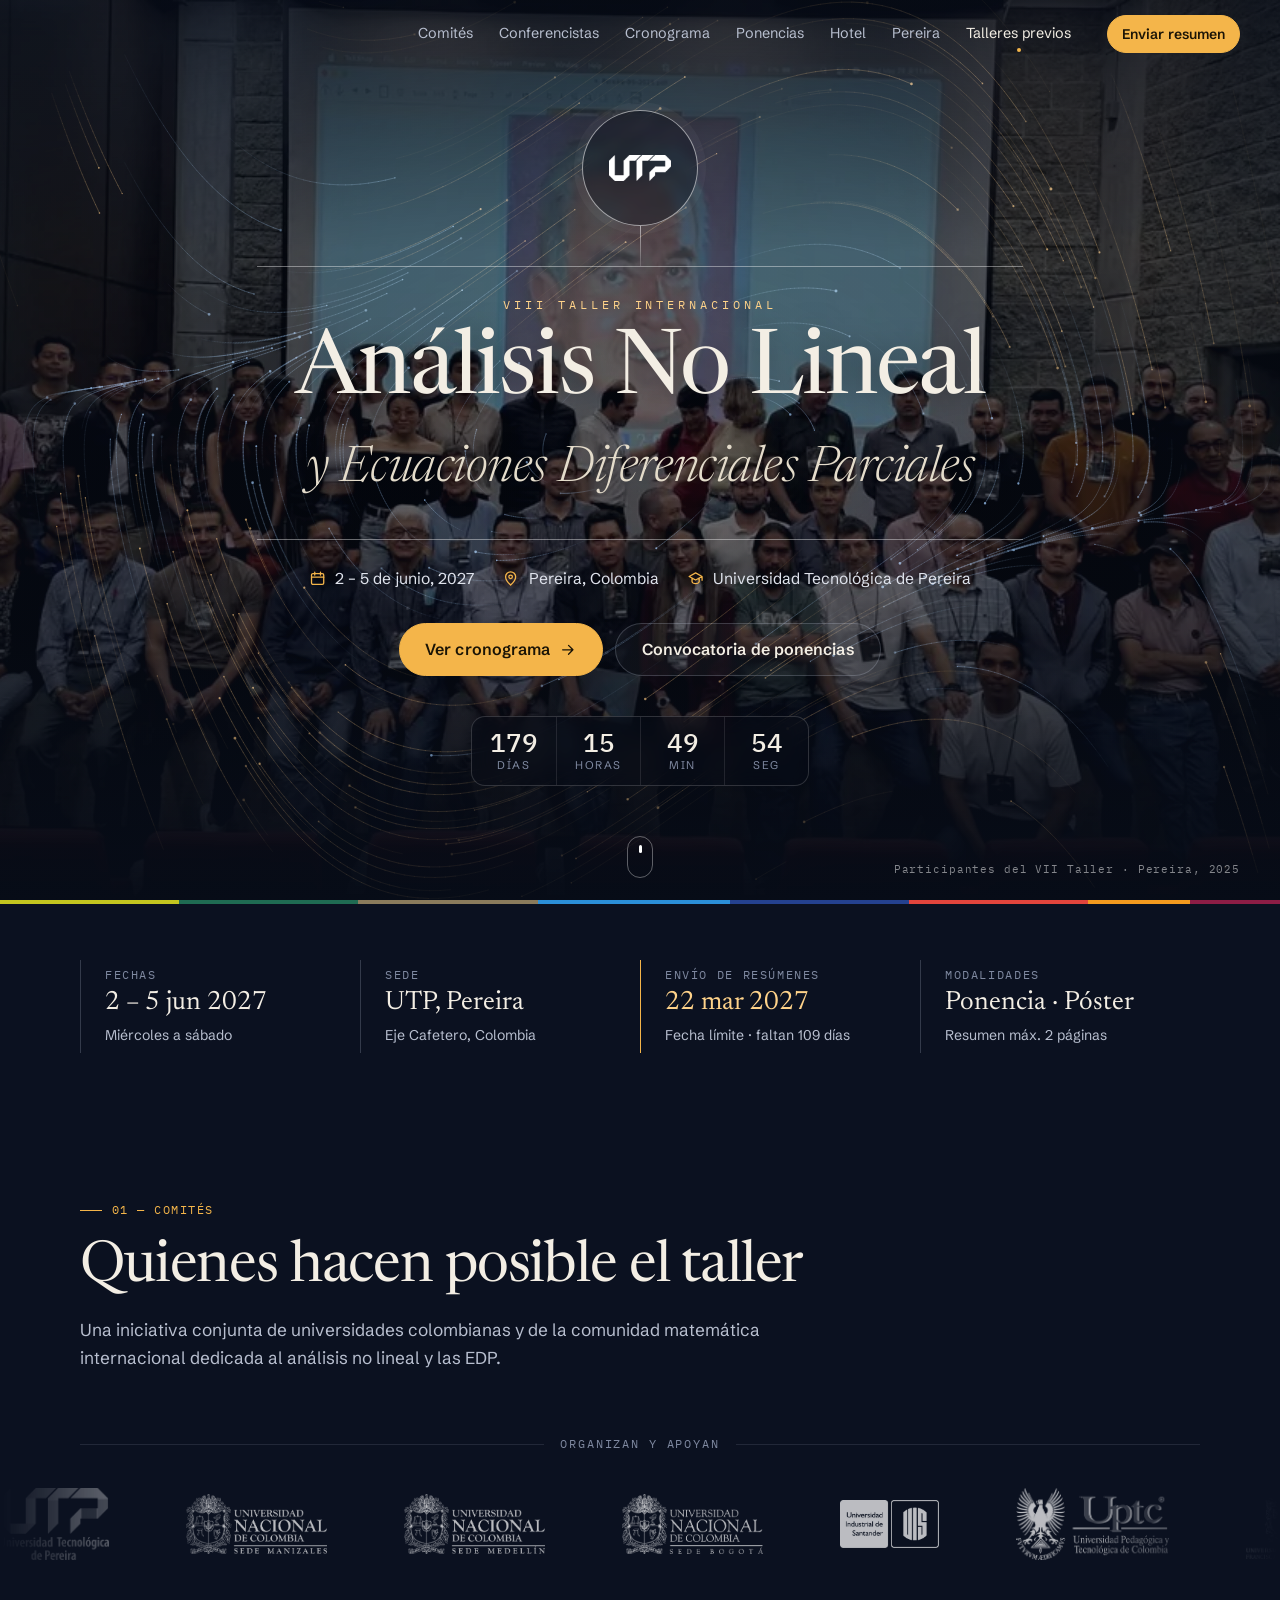
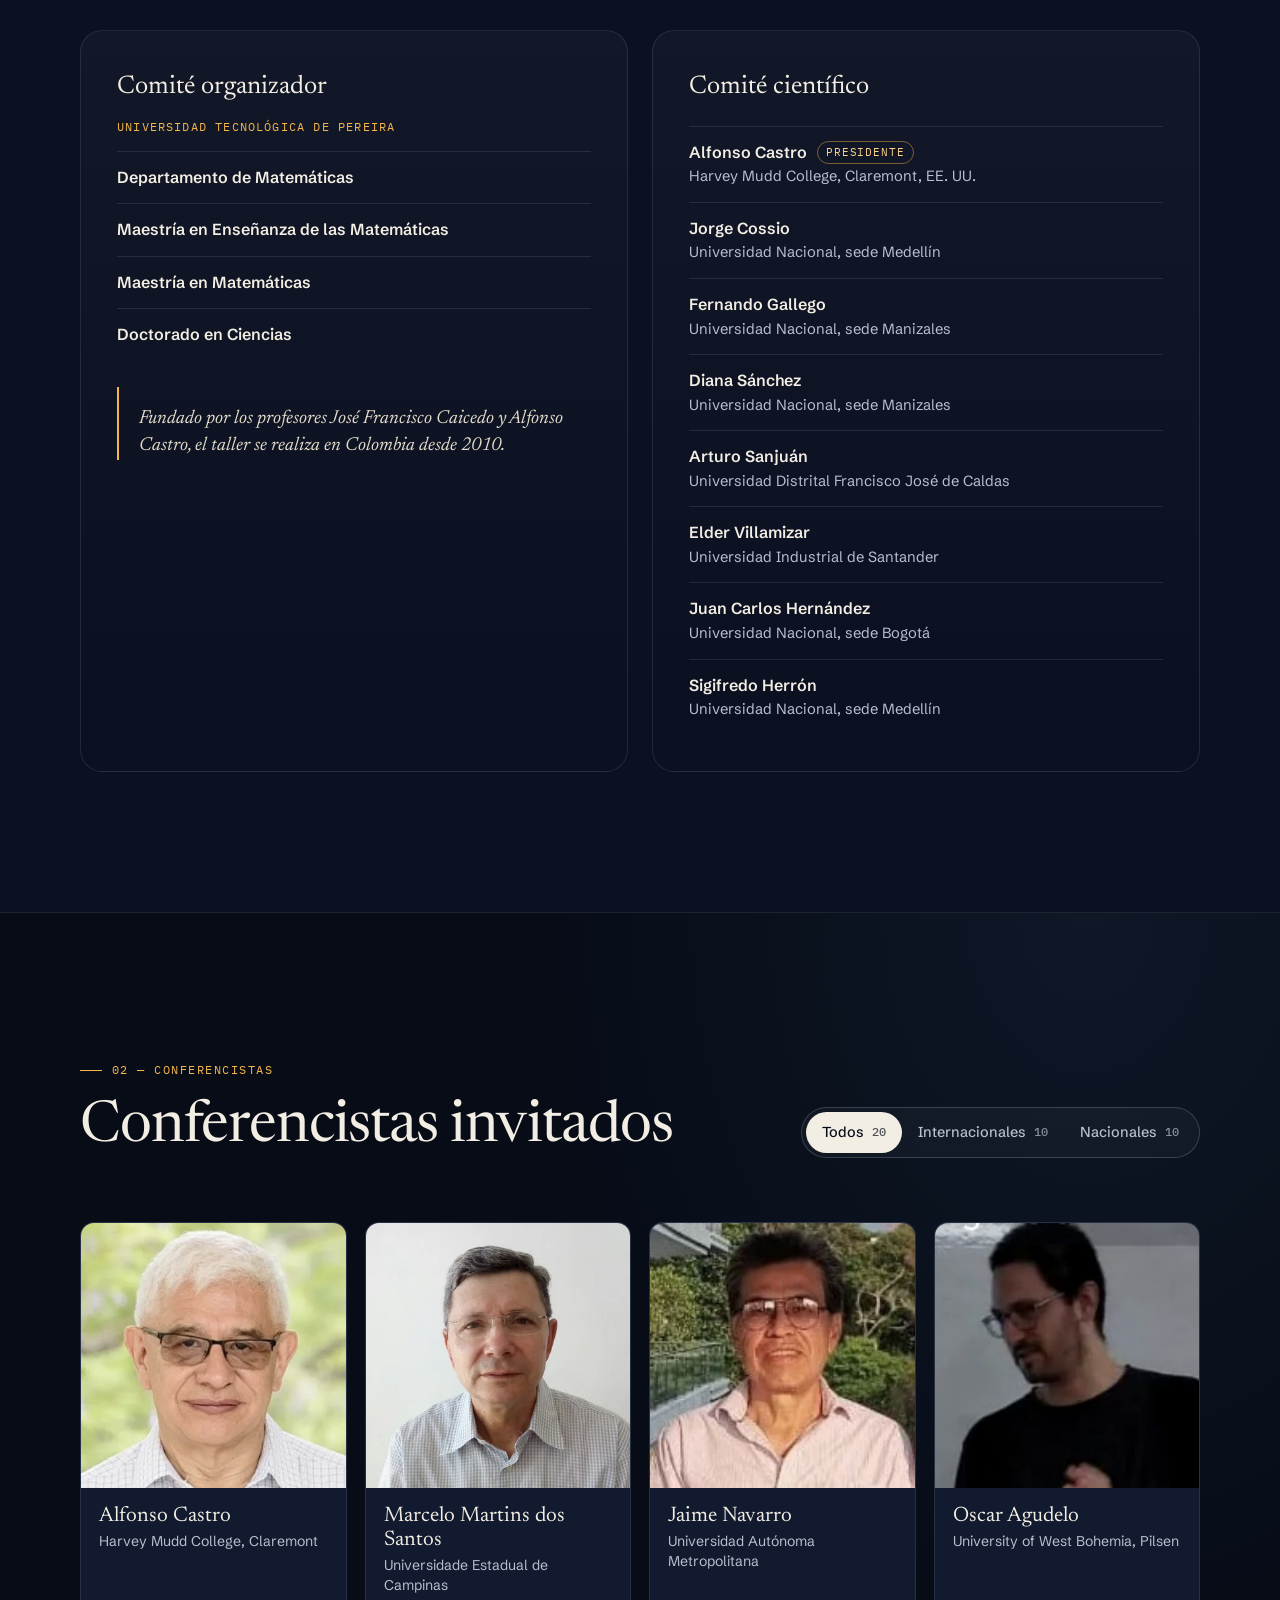
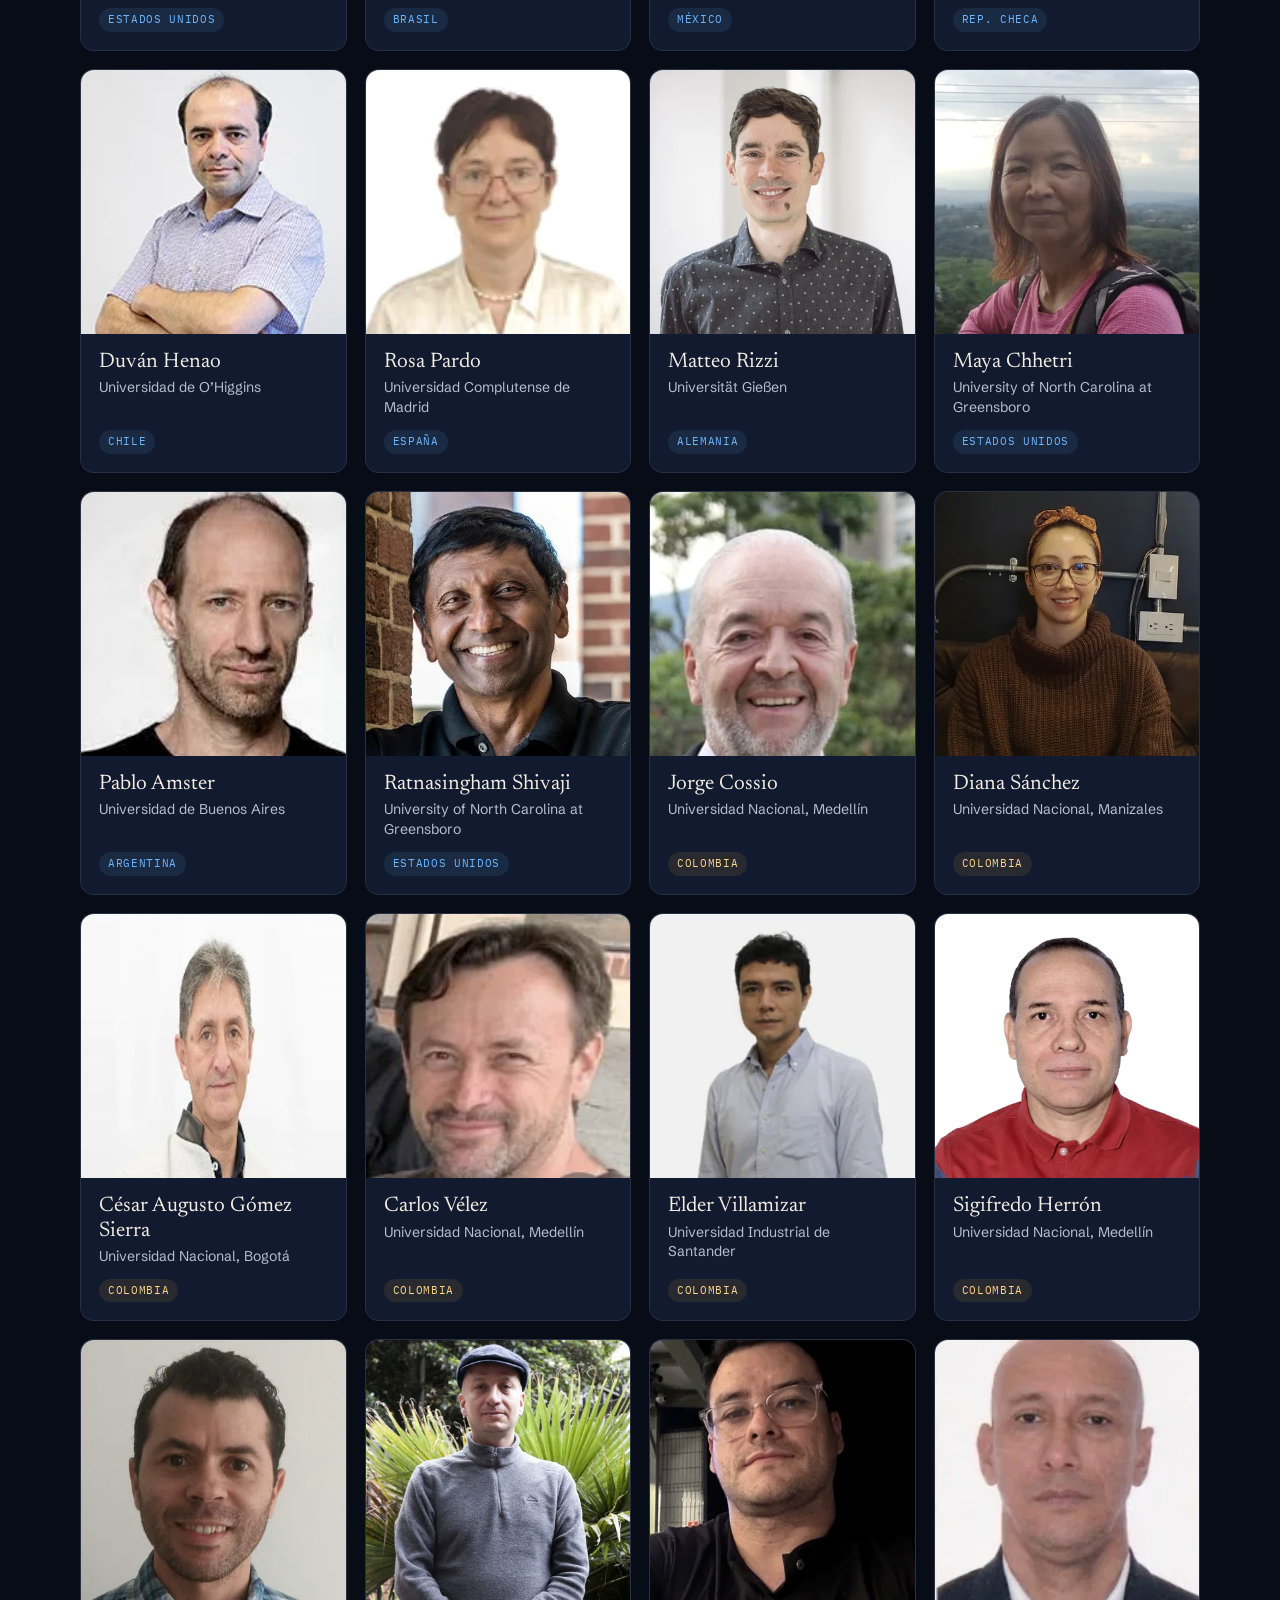
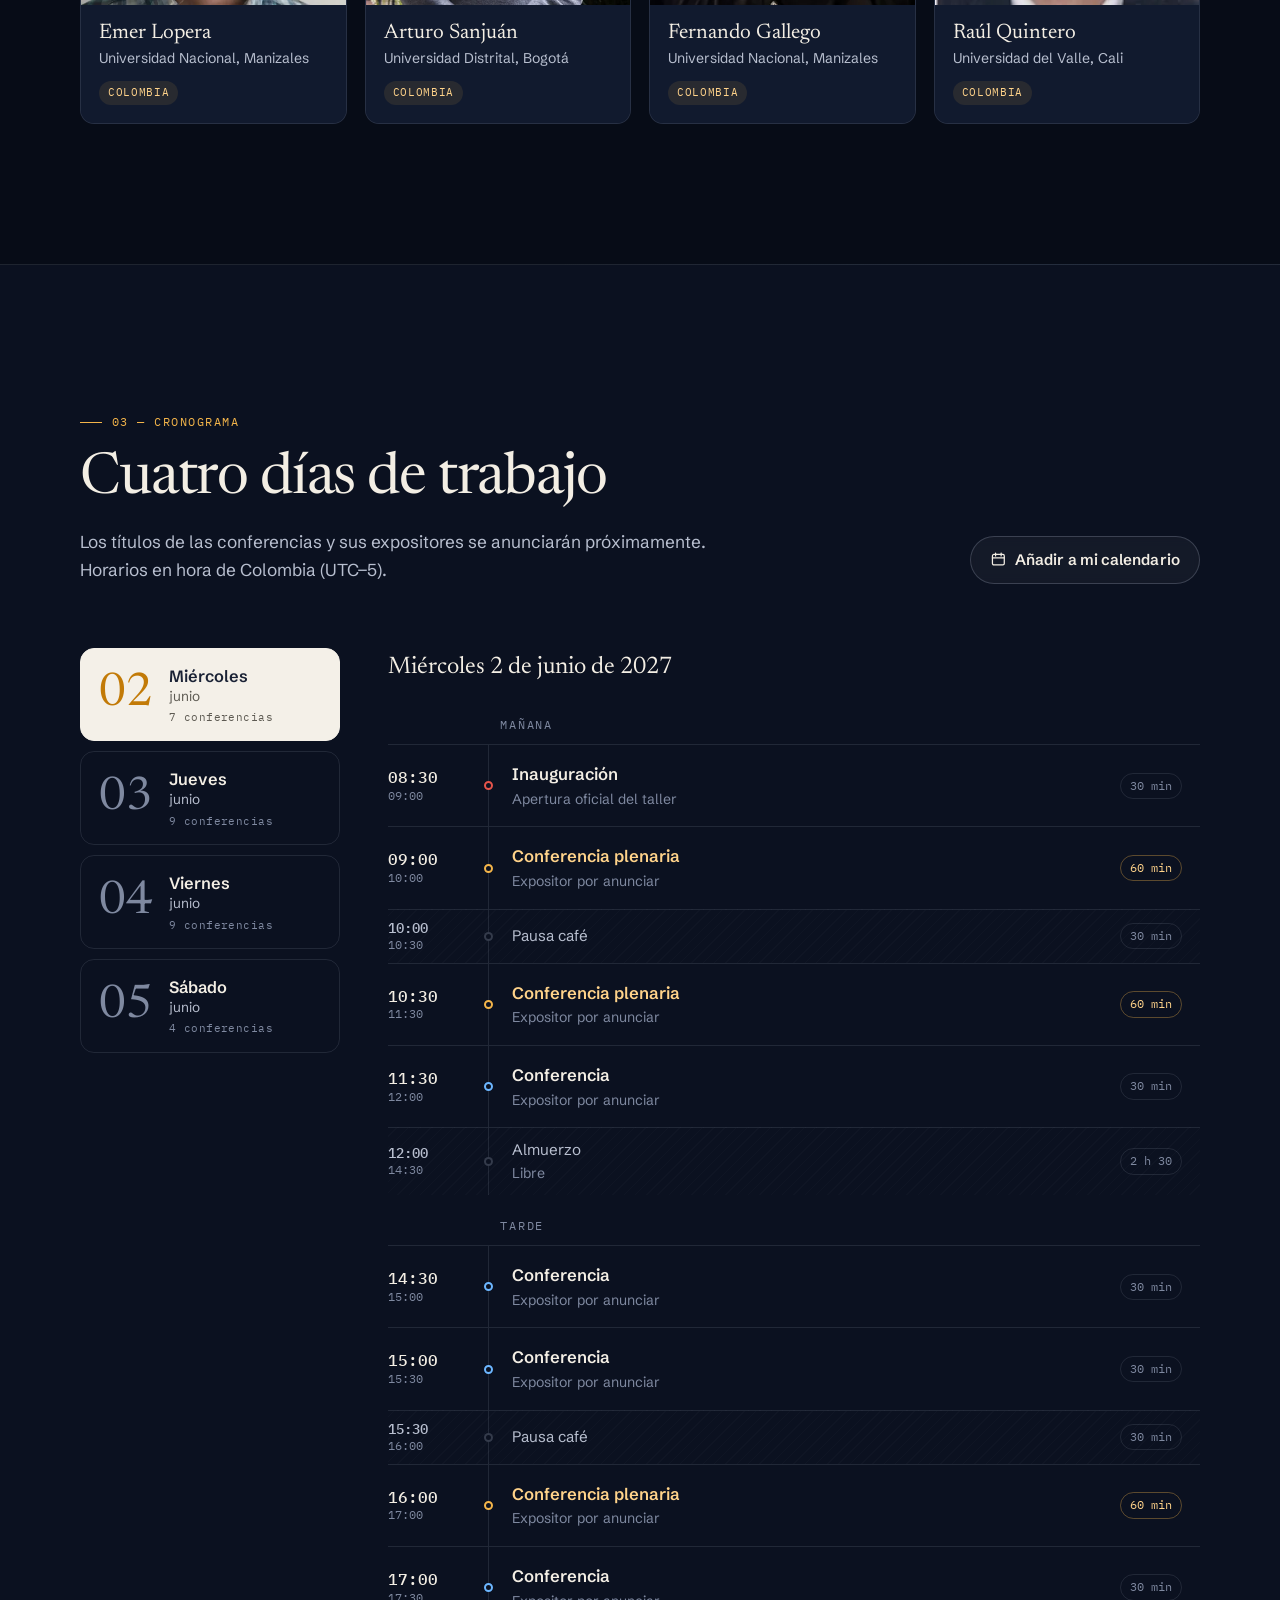
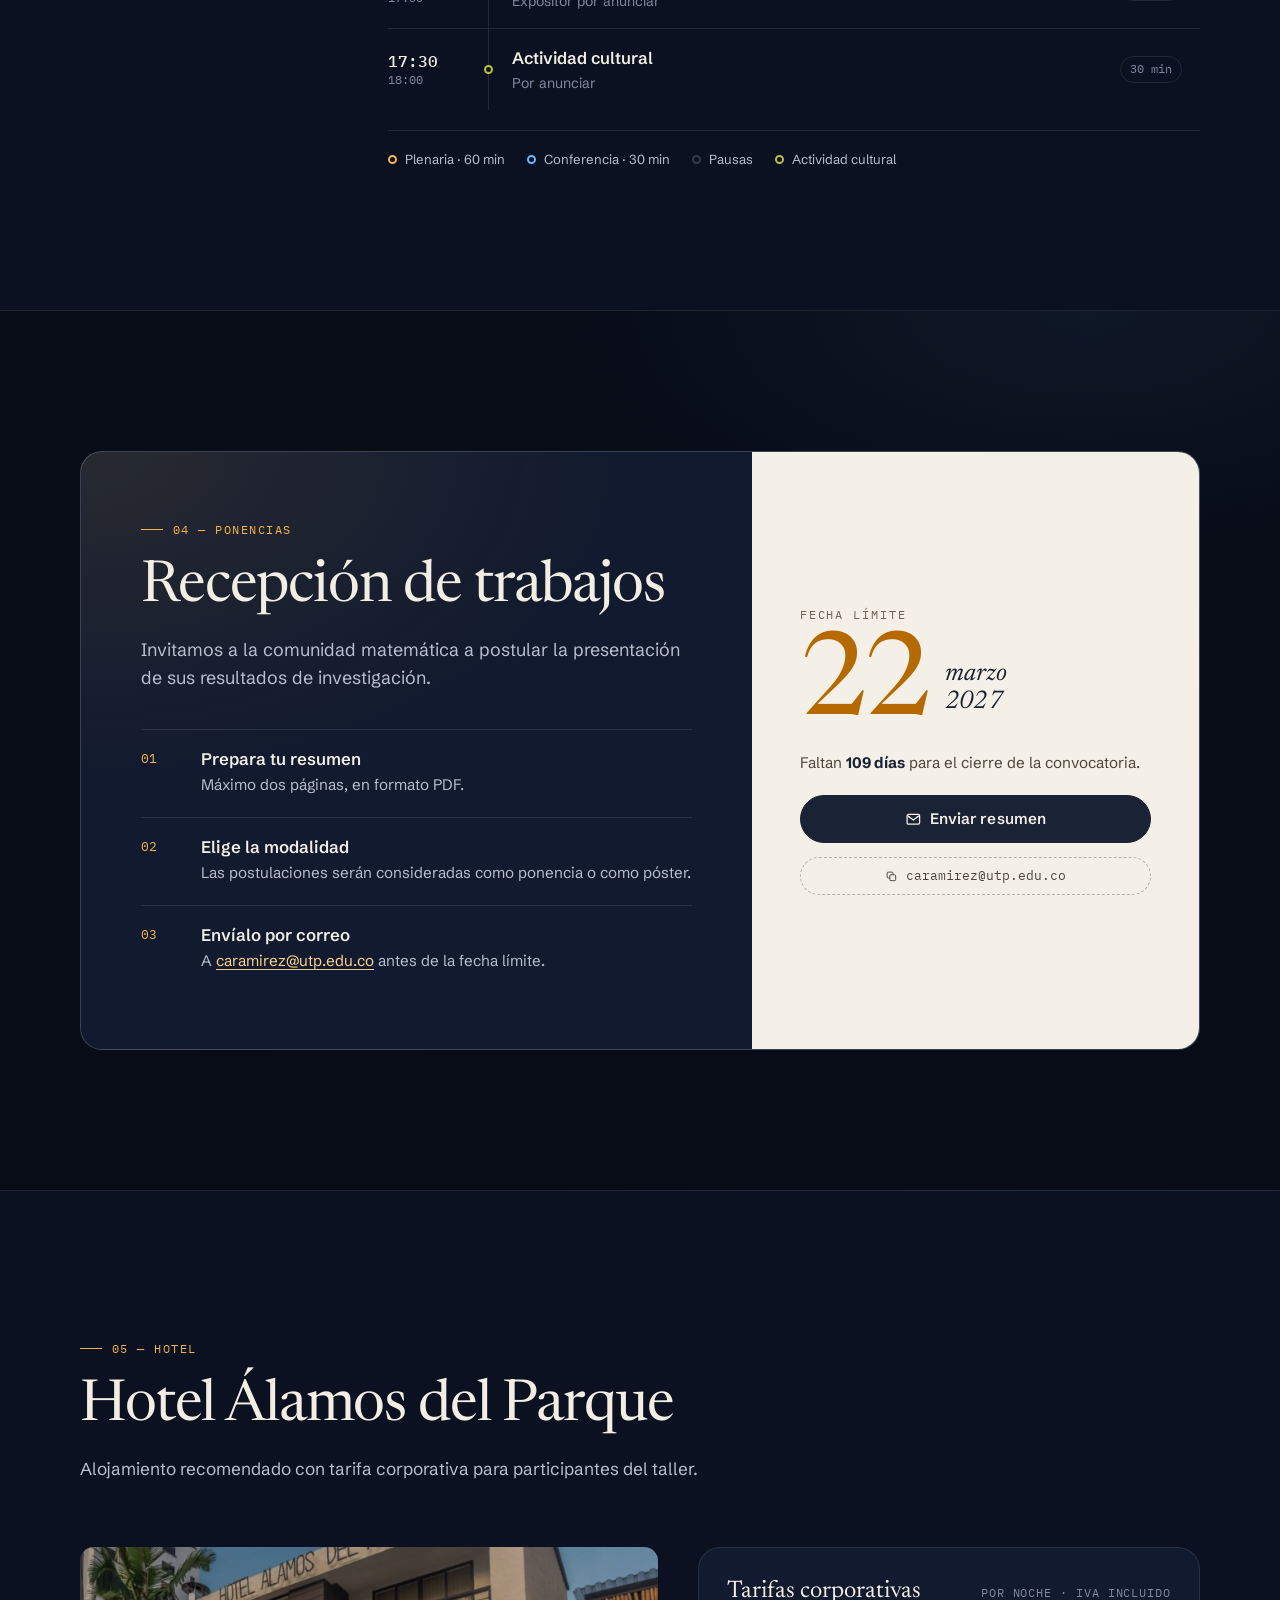
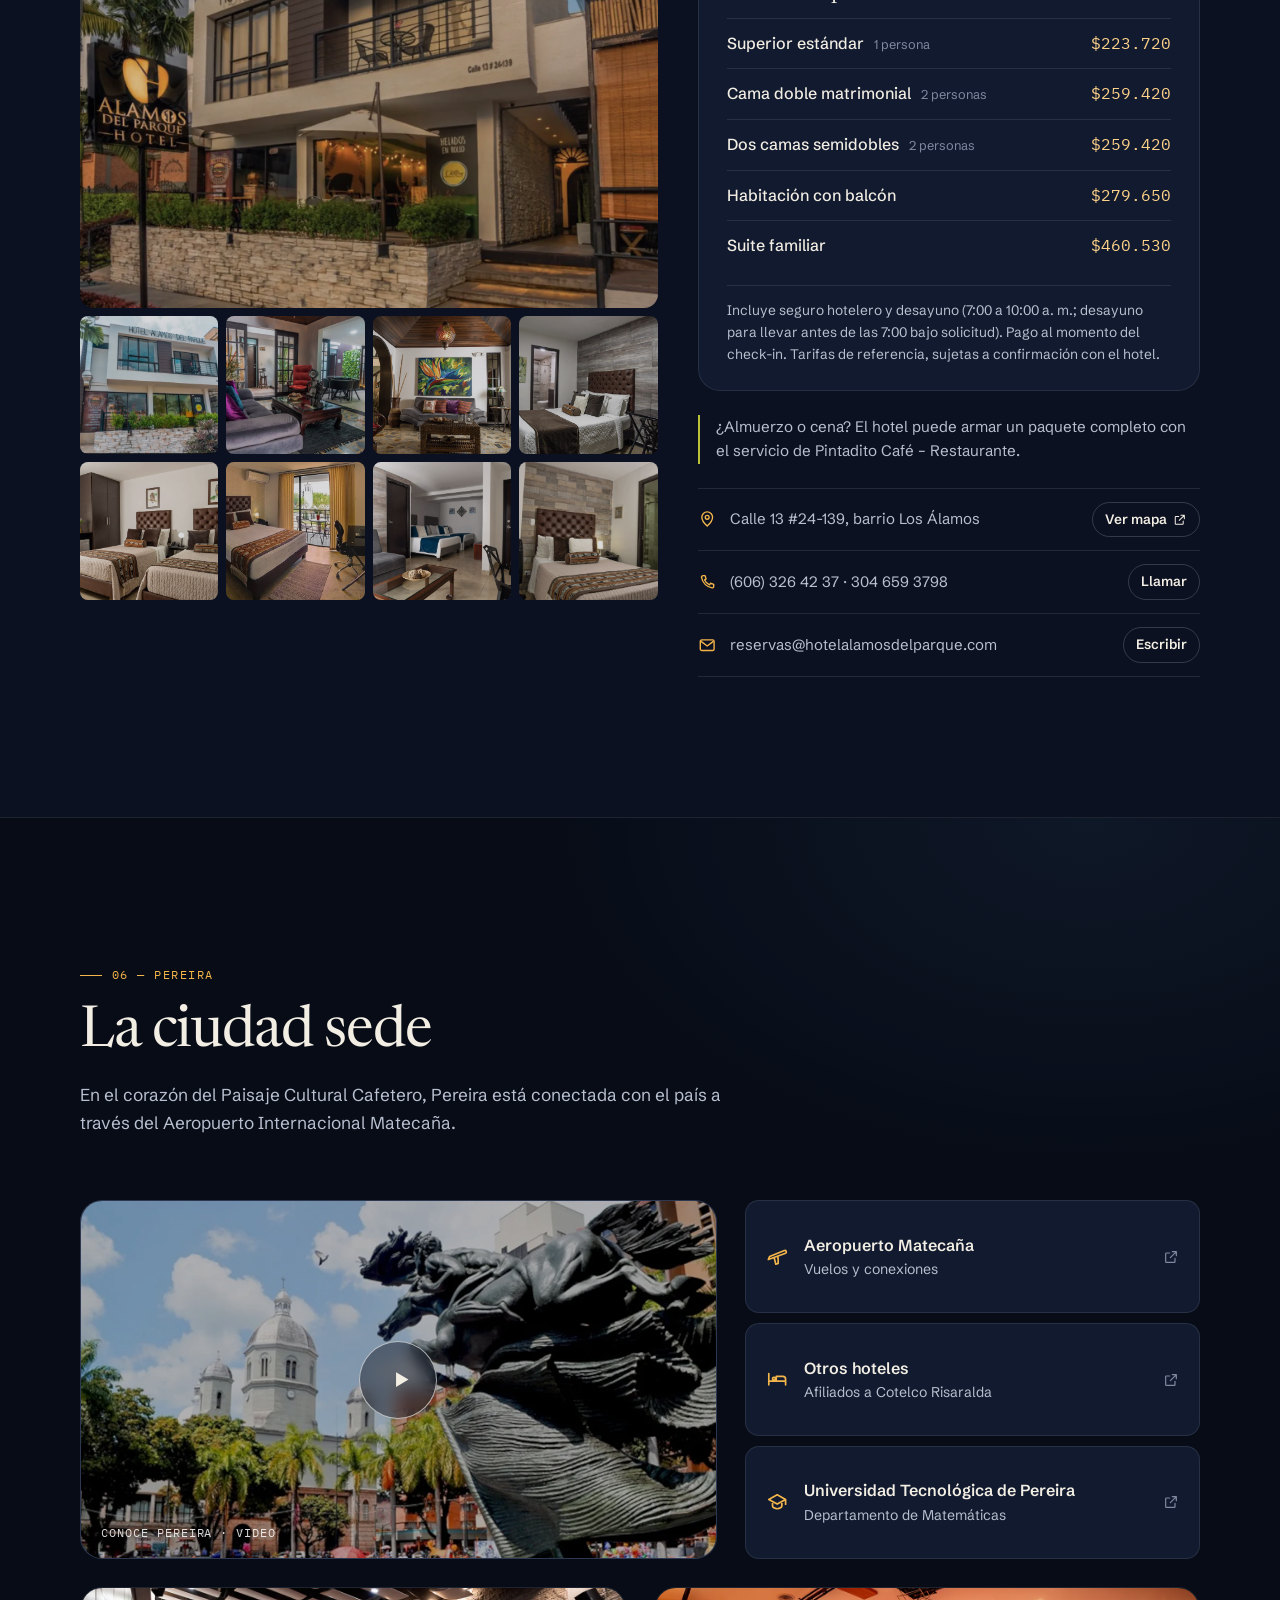
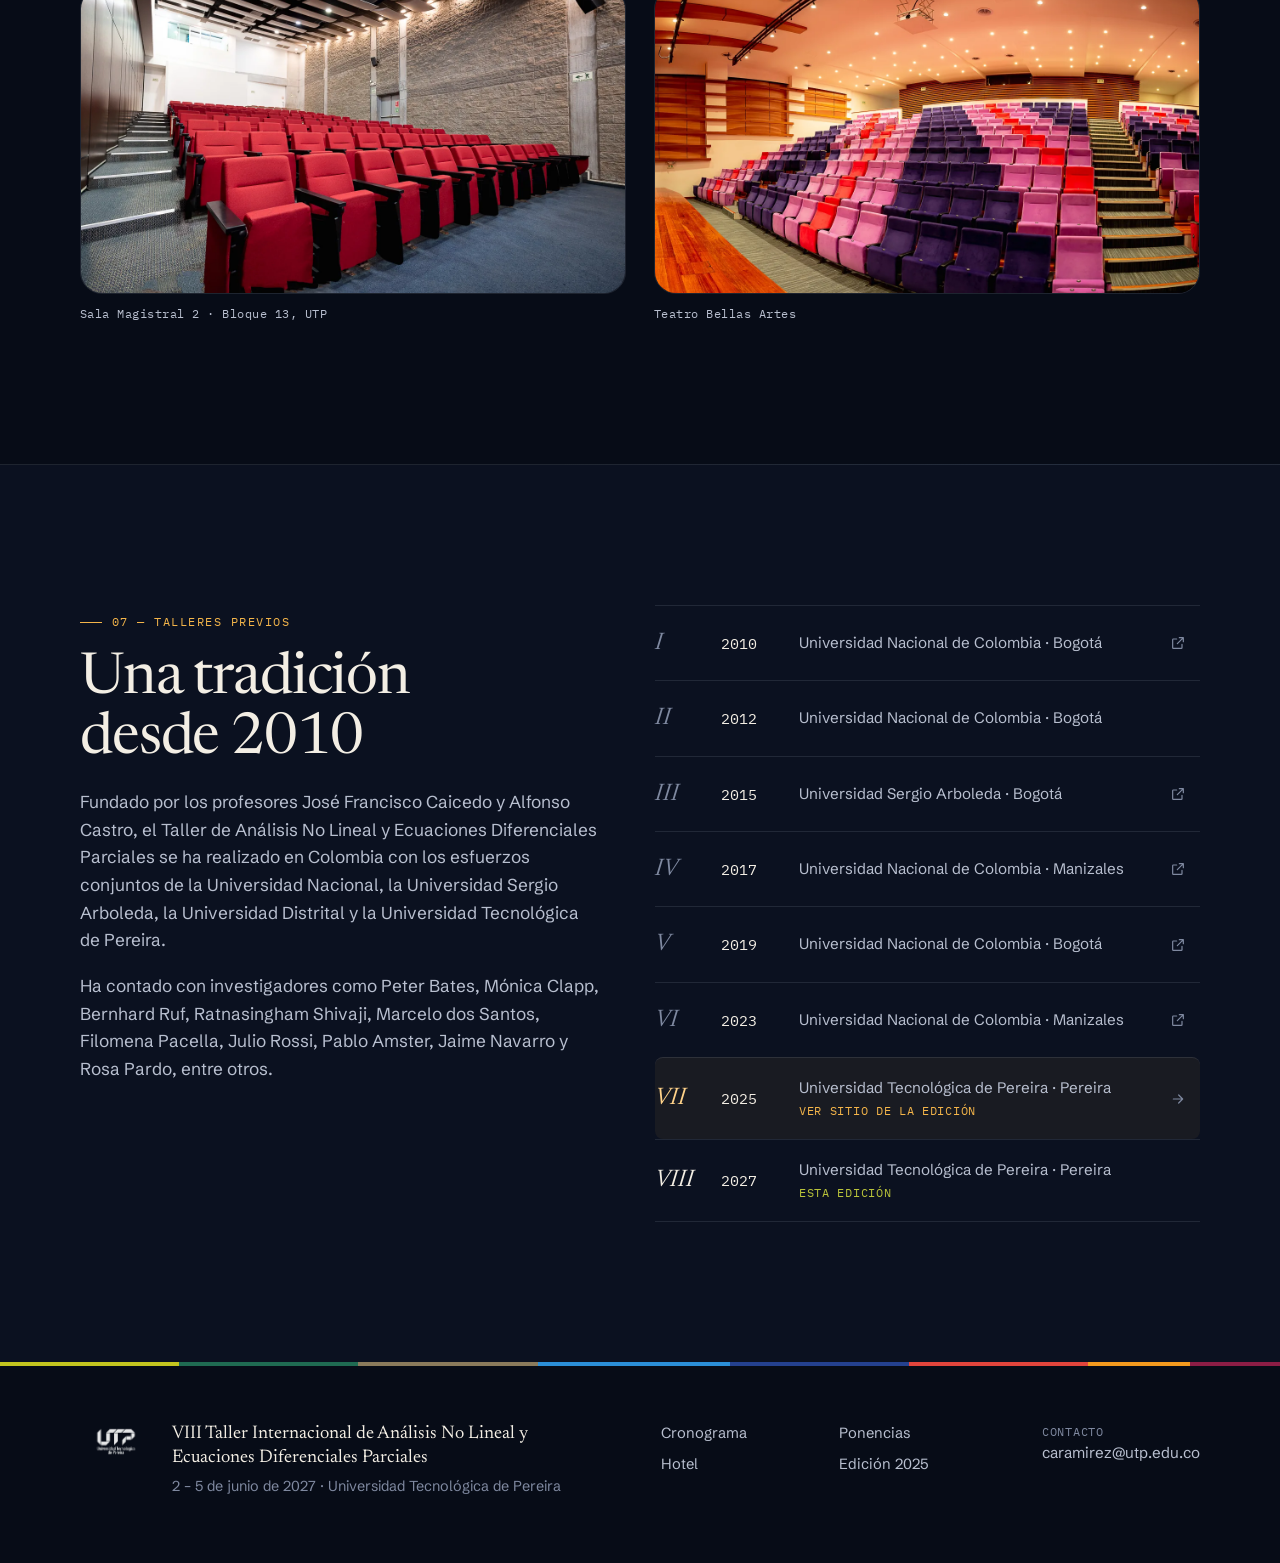
<file: index.html>
<!DOCTYPE html>
<html lang="es" class="no-js">
	<head>
		<meta charset="utf-8" />
		<script>document.documentElement.classList.remove("no-js")</script>
		<meta name="viewport" content="width=device-width, initial-scale=1" />
		<title>VIII Taller de Análisis No Lineal y EDP · Pereira 2027</title>
		<meta
			name="description"
			content="VIII Taller Internacional de Análisis No Lineal y Ecuaciones Diferenciales Parciales. 2 al 5 de junio de 2027, Universidad Tecnológica de Pereira, Colombia." />
		<meta name="theme-color" content="#0b1120" />
		<meta property="og:type" content="website" />
		<meta property="og:title" content="VIII Taller de Análisis No Lineal y EDP · Pereira 2027" />
		<meta property="og:description" content="2 al 5 de junio de 2027 · Universidad Tecnológica de Pereira, Colombia." />
		<meta property="og:image" content="images/2027/og.jpg" />
		<link rel="icon" type="image/png" href="images/2027/favicon.png" />

		<link rel="preconnect" href="https://fonts.googleapis.com" />
		<link rel="preconnect" href="https://fonts.gstatic.com" crossorigin />
		<link
			rel="stylesheet"
			href="https://fonts.googleapis.com/css2?family=IBM+Plex+Mono:wght@400;500&family=Newsreader:ital,opsz,wght@0,6..72,300..600;1,6..72,300..500&family=Schibsted+Grotesk:wght@400..700&display=swap" />
		<link rel="preload" as="image" href="images/2027/hero-lg.webp" media="(min-width: 900px)" />
		<link rel="preload" as="image" href="images/2027/hero-sm.webp" media="(max-width: 899px)" />
		<link rel="stylesheet" href="static/css/site.css" />
	</head>
	<body>
		<a class="skip" href="#contenido">Saltar al contenido</a>

		<!-- Iconos (sprite) -->
		<svg width="0" height="0" style="position: absolute" aria-hidden="true">
			<symbol id="i-arrow" viewBox="0 0 24 24"><path d="M5 12h14M13 6l6 6-6 6" fill="none" stroke="currentColor" stroke-width="1.8" stroke-linecap="round" stroke-linejoin="round" /></symbol>
			<symbol id="i-out" viewBox="0 0 24 24"><path d="M14 4h6v6M20 4l-9 9M18 14v5a1 1 0 0 1-1 1H5a1 1 0 0 1-1-1V7a1 1 0 0 1 1-1h5" fill="none" stroke="currentColor" stroke-width="1.8" stroke-linecap="round" stroke-linejoin="round" /></symbol>
			<symbol id="i-cal" viewBox="0 0 24 24"><rect x="3.5" y="5" width="17" height="15" rx="2" fill="none" stroke="currentColor" stroke-width="1.8" /><path d="M3.5 10h17M8 3v4M16 3v4" fill="none" stroke="currentColor" stroke-width="1.8" stroke-linecap="round" /></symbol>
			<symbol id="i-pin" viewBox="0 0 24 24"><path d="M12 21s-7-6.2-7-11.5a7 7 0 0 1 14 0C19 14.8 12 21 12 21Z" fill="none" stroke="currentColor" stroke-width="1.8" /><circle cx="12" cy="9.5" r="2.5" fill="none" stroke="currentColor" stroke-width="1.8" /></symbol>
			<symbol id="i-mail" viewBox="0 0 24 24"><rect x="3" y="5" width="18" height="14" rx="2" fill="none" stroke="currentColor" stroke-width="1.8" /><path d="m4 7 8 6 8-6" fill="none" stroke="currentColor" stroke-width="1.8" stroke-linejoin="round" /></symbol>
			<symbol id="i-copy" viewBox="0 0 24 24"><rect x="9" y="9" width="11" height="11" rx="2" fill="none" stroke="currentColor" stroke-width="1.8" /><path d="M15 9V6a2 2 0 0 0-2-2H6a2 2 0 0 0-2 2v7a2 2 0 0 0 2 2h3" fill="none" stroke="currentColor" stroke-width="1.8" /></symbol>
			<symbol id="i-phone" viewBox="0 0 24 24"><path d="M6.6 3.5h2.6l1.4 4.2-2 1.3a12 12 0 0 0 6.4 6.4l1.3-2 4.2 1.4v2.6a2 2 0 0 1-2.2 2A17 17 0 0 1 4.6 5.7a2 2 0 0 1 2-2.2Z" fill="none" stroke="currentColor" stroke-width="1.8" stroke-linejoin="round" /></symbol>
			<symbol id="i-plane" viewBox="0 0 24 24"><path d="M2.5 14.5 21 7.8a1.6 1.6 0 0 0-1.3-2.9L3.9 11.2l-1.4 3.3Zm6.2-2.3 1.8 7.3 2.6-.9-.3-8.5" fill="none" stroke="currentColor" stroke-width="1.8" stroke-linejoin="round" /></symbol>
			<symbol id="i-bed" viewBox="0 0 24 24"><path d="M3 18V6M3 14h18v4M21 14v-2a3 3 0 0 0-3-3h-7v5M7 11.5a1.5 1.5 0 1 0 0-.01" fill="none" stroke="currentColor" stroke-width="1.8" stroke-linecap="round" stroke-linejoin="round" /></symbol>
			<symbol id="i-uni" viewBox="0 0 24 24"><path d="m3 9 9-5 9 5-9 5-9-5Zm4 2.3V16c0 1.4 2.2 3 5 3s5-1.6 5-3v-4.7M21 9v6" fill="none" stroke="currentColor" stroke-width="1.8" stroke-linejoin="round" /></symbol>
			<symbol id="i-play" viewBox="0 0 24 24"><path d="M8 5.5v13l11-6.5-11-6.5Z" fill="currentColor" /></symbol>
			<symbol id="i-x" viewBox="0 0 24 24"><path d="M6 6l12 12M18 6 6 18" fill="none" stroke="currentColor" stroke-width="1.8" stroke-linecap="round" /></symbol>
			<symbol id="i-chev" viewBox="0 0 24 24"><path d="m9 6 6 6-6 6" fill="none" stroke="currentColor" stroke-width="1.8" stroke-linecap="round" stroke-linejoin="round" /></symbol>
		</svg>

		<!-- ============ NAV ============ -->
		<header class="nav" id="nav">
			<div class="nav__inner">
				<a class="nav__brand" href="#inicio" aria-label="Inicio">
					<img src="images/2027/utp-mark.webp" alt="" width="360" height="153" />
					<span class="nav__brand-text"><b>VIII Taller</b> Análisis No Lineal · EDP</span>
				</a>
				<nav class="nav__links" aria-label="Secciones">
					<a href="#comites">Comités</a>
					<a href="#conferencistas">Conferencistas</a>
					<a href="#cronograma">Cronograma</a>
					<a href="#ponencias">Ponencias</a>
					<a href="#hotel">Hotel</a>
					<a href="#pereira">Pereira</a>
					<a href="#historia">Talleres previos</a>
				</nav>
				<a class="btn btn--sm btn--accent nav__cta" href="#ponencias">Enviar resumen</a>
				<button class="nav__toggle" id="navToggle" aria-expanded="false" aria-controls="mobileMenu" aria-label="Abrir menú">
					<span></span><span></span>
				</button>
			</div>
		</header>
		<div class="mobile-menu" id="mobileMenu" hidden>
			<nav aria-label="Secciones (móvil)">
				<a href="#comites"><span>01</span>Comités</a>
				<a href="#conferencistas"><span>02</span>Conferencistas</a>
				<a href="#cronograma"><span>03</span>Cronograma</a>
				<a href="#ponencias"><span>04</span>Ponencias</a>
				<a href="#hotel"><span>05</span>Hotel</a>
				<a href="#pereira"><span>06</span>Pereira</a>
				<a href="#historia"><span>07</span>Talleres previos</a>
			</nav>
			<a class="btn btn--accent" href="#ponencias">Enviar resumen <svg><use href="#i-arrow" /></svg></a>
		</div>

		<!-- ============ HERO ============ -->
		<section class="hero" id="inicio">
			<picture class="hero__bg">
				<source media="(min-width: 900px)" srcset="images/2027/hero-lg.webp" type="image/webp" />
				<source srcset="images/2027/hero-sm.webp" type="image/webp" />
				<img src="images/2027/hero-lg.jpg" alt="" />
			</picture>
			<div class="hero__shade"></div>
			<canvas class="hero__flow" id="flow" aria-hidden="true"></canvas>

			<div class="hero__content">
				<div class="hero__seal">
					<img src="images/2027/utp-mark.webp" alt="Universidad Tecnológica de Pereira" width="360" height="153" />
				</div>
				<span class="hero__line" aria-hidden="true"></span>

				<div class="hero__frame">
					<p class="hero__eyebrow">VIII Taller Internacional</p>
					<h1 class="hero__title">
						Análisis No Lineal <br /><em>y Ecuaciones Diferenciales Parciales</em>
					</h1>
				</div>

				<ul class="hero__meta">
					<li><svg><use href="#i-cal" /></svg>2 – 5 de junio, 2027</li>
					<li><svg><use href="#i-pin" /></svg>Pereira, Colombia</li>
					<li><svg><use href="#i-uni" /></svg>Universidad Tecnológica de Pereira</li>
				</ul>

				<div class="hero__actions">
					<a class="btn btn--accent btn--lg" href="#cronograma">Ver cronograma <svg><use href="#i-arrow" /></svg></a>
					<a class="btn btn--ghost btn--lg" href="#ponencias">Convocatoria de ponencias</a>
				</div>

				<div class="countdown" id="countdown" data-target="2027-06-02T08:30:00-05:00" aria-label="Cuenta regresiva para la inauguración">
					<div><b data-unit="d">—</b><span>días</span></div>
					<div><b data-unit="h">—</b><span>horas</span></div>
					<div><b data-unit="m">—</b><span>min</span></div>
					<div><b data-unit="s">—</b><span>seg</span></div>
				</div>
			</div>

			<p class="hero__credit">Participantes del VII Taller · Pereira, 2025</p>
			<a class="hero__scroll" href="#contenido" aria-label="Bajar al contenido"><span></span></a>
		</section>

		<div class="stripe" aria-hidden="true"></div>

		<main id="contenido">
			<!-- ============ DATOS CLAVE ============ -->
			<section class="facts container" aria-label="Datos clave">
				<div class="fact">
					<span class="fact__k">Fechas</span>
					<span class="fact__v">2 – 5 jun 2027</span>
					<span class="fact__s">Miércoles a sábado</span>
				</div>
				<div class="fact">
					<span class="fact__k">Sede</span>
					<span class="fact__v">UTP, Pereira</span>
					<span class="fact__s">Eje Cafetero, Colombia</span>
				</div>
				<div class="fact fact--hl">
					<span class="fact__k">Envío de resúmenes</span>
					<span class="fact__v">22 mar 2027</span>
					<span class="fact__s" id="deadlineShort">Fecha límite</span>
				</div>
				<div class="fact">
					<span class="fact__k">Modalidades</span>
					<span class="fact__v">Ponencia · Póster</span>
					<span class="fact__s">Resumen máx. 2 páginas</span>
				</div>
			</section>

			<!-- ============ COMITÉS ============ -->
			<section class="section" id="comites">
				<div class="container">
					<header class="sec-head reveal">
						<p class="sec-head__num">01 — Comités</p>
						<h2>Quienes hacen posible el taller</h2>
						<p class="sec-head__lede">
							Una iniciativa conjunta de universidades colombianas y de la comunidad matemática
							internacional dedicada al análisis no lineal y las EDP.
						</p>
					</header>

					<div class="orgs reveal">
						<p class="orgs__label">Organizan y apoyan</p>
						<div class="marquee">
							<div class="marquee__track">
							<ul class="marquee__list">
								<li><img src="images/2027/logos/utp.webp" alt="Universidad Tecnológica de Pereira" loading="lazy" /></li>
								<li class="logo--unal"><img src="images/2027/logos/unal-manizales.webp" alt="Universidad Nacional de Colombia, sede Manizales" loading="lazy" /></li>
								<li class="logo--unal"><img src="images/2027/logos/unal-medellin.webp" alt="Universidad Nacional de Colombia, sede Medellín" loading="lazy" /></li>
								<li class="logo--unal"><img src="images/2027/logos/unal-bogota.webp" alt="Universidad Nacional de Colombia, sede Bogotá" loading="lazy" /></li>
								<li class="logo--sm"><img src="images/2027/logos/uis.webp" alt="Universidad Industrial de Santander" loading="lazy" /></li>
								<li><img src="images/2027/logos/uptc.webp" alt="Universidad Pedagógica y Tecnológica de Colombia" loading="lazy" /></li>
								<li><img src="images/2027/logos/udistrital.webp" alt="Universidad Distrital Francisco José de Caldas" loading="lazy" /></li>
								<li><img src="images/2027/logos/scm.webp" alt="Sociedad Colombiana de Matemáticas" loading="lazy" /></li>
								<li class="logo--wide"><img src="images/2027/logos/icetex.webp" alt="ICETEX" loading="lazy" /></li>
								<li><img src="images/2027/logos/mcgrawhill.webp" alt="McGraw Hill" loading="lazy" /></li>
							</ul>
							<ul class="marquee__list" aria-hidden="true">
								<li><img src="images/2027/logos/utp.webp" alt="" loading="lazy" /></li>
								<li class="logo--unal"><img src="images/2027/logos/unal-manizales.webp" alt="" loading="lazy" /></li>
								<li class="logo--unal"><img src="images/2027/logos/unal-medellin.webp" alt="" loading="lazy" /></li>
								<li class="logo--unal"><img src="images/2027/logos/unal-bogota.webp" alt="" loading="lazy" /></li>
								<li class="logo--sm"><img src="images/2027/logos/uis.webp" alt="" loading="lazy" /></li>
								<li><img src="images/2027/logos/uptc.webp" alt="" loading="lazy" /></li>
								<li><img src="images/2027/logos/udistrital.webp" alt="" loading="lazy" /></li>
								<li><img src="images/2027/logos/scm.webp" alt="" loading="lazy" /></li>
								<li class="logo--wide"><img src="images/2027/logos/icetex.webp" alt="" loading="lazy" /></li>
								<li><img src="images/2027/logos/mcgrawhill.webp" alt="" loading="lazy" /></li>
							</ul>
							</div>
						</div>
					</div>

					<div class="committees">
						<article class="committee reveal">
							<h3>Comité organizador</h3>
							<p class="committee__org">Universidad Tecnológica de Pereira</p>
							<ul class="people">
								<li><b>Departamento de Matemáticas</b></li>
								<li><b>Maestría en Enseñanza de las Matemáticas</b></li>
								<li><b>Maestría en Matemáticas</b></li>
								<li><b>Doctorado en Ciencias</b></li>
							</ul>
							<blockquote class="committee__quote">
								Fundado por los profesores José Francisco Caicedo y Alfonso Castro, el taller se
								realiza en Colombia desde 2010.
							</blockquote>
						</article>
						<article class="committee reveal">
							<h3>Comité científico</h3>
							<ul class="people">
								<li><b>Alfonso Castro <i class="tag">Presidente</i></b><span>Harvey Mudd College, Claremont, EE. UU.</span></li>
								<li><b>Jorge Cossio</b><span>Universidad Nacional, sede Medellín</span></li>
								<li><b>Fernando Gallego</b><span>Universidad Nacional, sede Manizales</span></li>
								<li><b>Diana Sánchez</b><span>Universidad Nacional, sede Manizales</span></li>
								<li><b>Arturo Sanjuán</b><span>Universidad Distrital Francisco José de Caldas</span></li>
								<li><b>Elder Villamizar</b><span>Universidad Industrial de Santander</span></li>
								<li><b>Juan Carlos Hernández</b><span>Universidad Nacional, sede Bogotá</span></li>
								<li><b>Sigifredo Herrón</b><span>Universidad Nacional, sede Medellín</span></li>
							</ul>
						</article>
					</div>
				</div>
			</section>

			<!-- ============ CONFERENCISTAS ============ -->
			<section class="section section--alt" id="conferencistas">
				<div class="container">
					<header class="sec-head sec-head--split reveal">
						<div>
							<p class="sec-head__num">02 — Conferencistas</p>
							<h2>Conferencistas invitados</h2>
						</div>
						<div class="seg" role="group" aria-label="Filtrar conferencistas">
							<button class="seg__btn is-active" data-filter="all" aria-pressed="true">Todos <span>20</span></button>
							<button class="seg__btn" data-filter="int" aria-pressed="false">Internacionales <span>10</span></button>
							<button class="seg__btn" data-filter="nac" aria-pressed="false">Nacionales <span>10</span></button>
						</div>
					</header>

					<ul class="speakers" id="speakers">
						<li class="speaker reveal" data-group="int"><img src="images/2027/speakers/alfonso.webp" alt="" loading="lazy" /><div><h3>Alfonso Castro</h3><p>Harvey Mudd College, Claremont</p><span class="chip">Estados Unidos</span></div></li>
						<li class="speaker reveal" data-group="int"><img src="images/2027/speakers/marcelo.webp" alt="" loading="lazy" /><div><h3>Marcelo Martins dos Santos</h3><p>Universidade Estadual de Campinas</p><span class="chip">Brasil</span></div></li>
						<li class="speaker reveal" data-group="int"><img src="images/2027/speakers/jaime.webp" alt="" loading="lazy" /><div><h3>Jaime Navarro</h3><p>Universidad Autónoma Metropolitana</p><span class="chip">México</span></div></li>
						<li class="speaker reveal" data-group="int"><img src="images/2027/speakers/oscar.webp" alt="" loading="lazy" /><div><h3>Oscar Agudelo</h3><p>University of West Bohemia, Pilsen</p><span class="chip">Rep. Checa</span></div></li>
						<li class="speaker reveal" data-group="int"><img src="images/2027/speakers/duvan.webp" alt="" loading="lazy" /><div><h3>Duván Henao</h3><p>Universidad de O’Higgins</p><span class="chip">Chile</span></div></li>
						<li class="speaker reveal" data-group="int"><img src="images/2027/speakers/rosa.webp" alt="" loading="lazy" /><div><h3>Rosa Pardo</h3><p>Universidad Complutense de Madrid</p><span class="chip">España</span></div></li>
						<li class="speaker reveal" data-group="int"><img src="images/2027/speakers/matteo.webp" alt="" loading="lazy" /><div><h3>Matteo Rizzi</h3><p>Universität Gießen</p><span class="chip">Alemania</span></div></li>
						<li class="speaker reveal" data-group="int"><img src="images/2027/speakers/maya.webp" alt="" loading="lazy" /><div><h3>Maya Chhetri</h3><p>University of North Carolina at Greensboro</p><span class="chip">Estados Unidos</span></div></li>
						<li class="speaker reveal" data-group="int"><img src="images/2027/speakers/pablo.webp" alt="" loading="lazy" /><div><h3>Pablo Amster</h3><p>Universidad de Buenos Aires</p><span class="chip">Argentina</span></div></li>
						<li class="speaker reveal" data-group="int"><img src="images/2027/speakers/ratna.webp" alt="" loading="lazy" /><div><h3>Ratnasingham Shivaji</h3><p>University of North Carolina at Greensboro</p><span class="chip">Estados Unidos</span></div></li>

						<li class="speaker reveal" data-group="nac"><img src="images/2027/speakers/jorge.webp" alt="" loading="lazy" /><div><h3>Jorge Cossio</h3><p>Universidad Nacional, Medellín</p><span class="chip chip--nac">Colombia</span></div></li>
						<li class="speaker reveal" data-group="nac"><img src="images/2027/speakers/diana.webp" alt="" loading="lazy" /><div><h3>Diana Sánchez</h3><p>Universidad Nacional, Manizales</p><span class="chip chip--nac">Colombia</span></div></li>
						<li class="speaker reveal" data-group="nac"><img src="images/2027/speakers/cesar.webp" alt="" loading="lazy" /><div><h3>César Augusto Gómez Sierra</h3><p>Universidad Nacional, Bogotá</p><span class="chip chip--nac">Colombia</span></div></li>
						<li class="speaker reveal" data-group="nac"><img src="images/2027/speakers/carlos.webp" alt="" loading="lazy" /><div><h3>Carlos Vélez</h3><p>Universidad Nacional, Medellín</p><span class="chip chip--nac">Colombia</span></div></li>
						<li class="speaker reveal" data-group="nac"><img src="images/2027/speakers/elder.webp" alt="" loading="lazy" /><div><h3>Elder Villamizar</h3><p>Universidad Industrial de Santander</p><span class="chip chip--nac">Colombia</span></div></li>
						<li class="speaker reveal" data-group="nac"><img src="images/2027/speakers/sigifredo.webp" alt="" loading="lazy" /><div><h3>Sigifredo Herrón</h3><p>Universidad Nacional, Medellín</p><span class="chip chip--nac">Colombia</span></div></li>
						<li class="speaker reveal" data-group="nac"><img src="images/2027/speakers/emer.webp" alt="" loading="lazy" /><div><h3>Emer Lopera</h3><p>Universidad Nacional, Manizales</p><span class="chip chip--nac">Colombia</span></div></li>
						<li class="speaker reveal" data-group="nac"><img src="images/2027/speakers/arturo.webp" alt="" loading="lazy" /><div><h3>Arturo Sanjuán</h3><p>Universidad Distrital, Bogotá</p><span class="chip chip--nac">Colombia</span></div></li>
						<li class="speaker reveal" data-group="nac"><img src="images/2027/speakers/fernando.webp" alt="" loading="lazy" /><div><h3>Fernando Gallego</h3><p>Universidad Nacional, Manizales</p><span class="chip chip--nac">Colombia</span></div></li>
						<li class="speaker reveal" data-group="nac"><img src="images/2027/speakers/raul.webp" alt="" loading="lazy" /><div><h3>Raúl Quintero</h3><p>Universidad del Valle, Cali</p><span class="chip chip--nac">Colombia</span></div></li>
					</ul>
				</div>
			</section>

			<!-- ============ CRONOGRAMA ============ -->
			<section class="section" id="cronograma">
				<div class="container">
					<header class="sec-head sec-head--split reveal">
						<div>
							<p class="sec-head__num">03 — Cronograma</p>
							<h2>Cuatro días de trabajo</h2>
							<p class="sec-head__lede">
								Los títulos de las conferencias y sus expositores se anunciarán próximamente.
								Horarios en hora de Colombia (UTC−5).
							</p>
						</div>
						<a class="btn btn--ghost" id="icsBtn" href="#" download="taller-analisis-no-lineal-2027.ics">
							<svg><use href="#i-cal" /></svg>Añadir a mi calendario
						</a>
					</header>

					<div class="sched reveal">
						<div class="days" role="tablist" aria-label="Días del taller">
							<button class="day is-active" role="tab" id="tab-d1" aria-controls="day-1" aria-selected="true" tabindex="0" data-date="2027-06-02"><span class="day__w">Miércoles</span><span class="day__n">02</span><span class="day__m">junio</span><span class="day__c">7 conferencias</span></button>
							<button class="day" role="tab" id="tab-d2" aria-controls="day-2" aria-selected="false" tabindex="-1" data-date="2027-06-03"><span class="day__w">Jueves</span><span class="day__n">03</span><span class="day__m">junio</span><span class="day__c">9 conferencias</span></button>
							<button class="day" role="tab" id="tab-d3" aria-controls="day-3" aria-selected="false" tabindex="-1" data-date="2027-06-04"><span class="day__w">Viernes</span><span class="day__n">04</span><span class="day__m">junio</span><span class="day__c">9 conferencias</span></button>
							<button class="day" role="tab" id="tab-d4" aria-controls="day-4" aria-selected="false" tabindex="-1" data-date="2027-06-05"><span class="day__w">Sábado</span><span class="day__n">05</span><span class="day__m">junio</span><span class="day__c">4 conferencias</span></button>
						</div>
						<div class="day-panel" role="tabpanel" id="day-1" aria-labelledby="tab-d1">
							<p class="day-panel__title">Miércoles 2 de junio de 2027</p>
							<ol class="slots">
								<li class="slots__part">Mañana</li>
								<li class="slot slot--open" data-start="2027-06-02T08:30" data-end="2027-06-02T09:00"><time class="slot__t" datetime="2027-06-02T08:30-05:00">08:30<span>09:00</span></time><div class="slot__b"><span class="slot__type">Inauguración</span><span class="slot__sub">Apertura oficial del taller</span></div><span class="slot__d">30 min</span></li>
								<li class="slot slot--plen" data-start="2027-06-02T09:00" data-end="2027-06-02T10:00"><time class="slot__t" datetime="2027-06-02T09:00-05:00">09:00<span>10:00</span></time><div class="slot__b"><span class="slot__type">Conferencia plenaria</span><span class="slot__sub">Expositor por anunciar</span></div><span class="slot__d">60 min</span></li>
								<li class="slot slot--break" data-start="2027-06-02T10:00" data-end="2027-06-02T10:30"><time class="slot__t" datetime="2027-06-02T10:00-05:00">10:00<span>10:30</span></time><div class="slot__b"><span class="slot__type">Pausa café</span></div><span class="slot__d">30 min</span></li>
								<li class="slot slot--plen" data-start="2027-06-02T10:30" data-end="2027-06-02T11:30"><time class="slot__t" datetime="2027-06-02T10:30-05:00">10:30<span>11:30</span></time><div class="slot__b"><span class="slot__type">Conferencia plenaria</span><span class="slot__sub">Expositor por anunciar</span></div><span class="slot__d">60 min</span></li>
								<li class="slot slot--talk" data-start="2027-06-02T11:30" data-end="2027-06-02T12:00"><time class="slot__t" datetime="2027-06-02T11:30-05:00">11:30<span>12:00</span></time><div class="slot__b"><span class="slot__type">Conferencia</span><span class="slot__sub">Expositor por anunciar</span></div><span class="slot__d">30 min</span></li>
								<li class="slot slot--lunch" data-start="2027-06-02T12:00" data-end="2027-06-02T14:30"><time class="slot__t" datetime="2027-06-02T12:00-05:00">12:00<span>14:30</span></time><div class="slot__b"><span class="slot__type">Almuerzo</span><span class="slot__sub">Libre</span></div><span class="slot__d">2 h 30</span></li>
								<li class="slots__part">Tarde</li>
								<li class="slot slot--talk" data-start="2027-06-02T14:30" data-end="2027-06-02T15:00"><time class="slot__t" datetime="2027-06-02T14:30-05:00">14:30<span>15:00</span></time><div class="slot__b"><span class="slot__type">Conferencia</span><span class="slot__sub">Expositor por anunciar</span></div><span class="slot__d">30 min</span></li>
								<li class="slot slot--talk" data-start="2027-06-02T15:00" data-end="2027-06-02T15:30"><time class="slot__t" datetime="2027-06-02T15:00-05:00">15:00<span>15:30</span></time><div class="slot__b"><span class="slot__type">Conferencia</span><span class="slot__sub">Expositor por anunciar</span></div><span class="slot__d">30 min</span></li>
								<li class="slot slot--break" data-start="2027-06-02T15:30" data-end="2027-06-02T16:00"><time class="slot__t" datetime="2027-06-02T15:30-05:00">15:30<span>16:00</span></time><div class="slot__b"><span class="slot__type">Pausa café</span></div><span class="slot__d">30 min</span></li>
								<li class="slot slot--plen" data-start="2027-06-02T16:00" data-end="2027-06-02T17:00"><time class="slot__t" datetime="2027-06-02T16:00-05:00">16:00<span>17:00</span></time><div class="slot__b"><span class="slot__type">Conferencia plenaria</span><span class="slot__sub">Expositor por anunciar</span></div><span class="slot__d">60 min</span></li>
								<li class="slot slot--talk" data-start="2027-06-02T17:00" data-end="2027-06-02T17:30"><time class="slot__t" datetime="2027-06-02T17:00-05:00">17:00<span>17:30</span></time><div class="slot__b"><span class="slot__type">Conferencia</span><span class="slot__sub">Expositor por anunciar</span></div><span class="slot__d">30 min</span></li>
								<li class="slot slot--culture" data-start="2027-06-02T17:30" data-end="2027-06-02T18:00"><time class="slot__t" datetime="2027-06-02T17:30-05:00">17:30<span>18:00</span></time><div class="slot__b"><span class="slot__type">Actividad cultural</span><span class="slot__sub">Por anunciar</span></div><span class="slot__d">30 min</span></li>
							</ol>
						</div>
						<div class="day-panel" role="tabpanel" id="day-2" aria-labelledby="tab-d2" hidden>
							<p class="day-panel__title">Jueves 3 de junio de 2027</p>
							<ol class="slots">
								<li class="slots__part">Mañana</li>
								<li class="slot slot--talk" data-start="2027-06-03T08:30" data-end="2027-06-03T09:00"><time class="slot__t" datetime="2027-06-03T08:30-05:00">08:30<span>09:00</span></time><div class="slot__b"><span class="slot__type">Conferencia</span><span class="slot__sub">Expositor por anunciar</span></div><span class="slot__d">30 min</span></li>
								<li class="slot slot--plen" data-start="2027-06-03T09:00" data-end="2027-06-03T10:00"><time class="slot__t" datetime="2027-06-03T09:00-05:00">09:00<span>10:00</span></time><div class="slot__b"><span class="slot__type">Conferencia plenaria</span><span class="slot__sub">Expositor por anunciar</span></div><span class="slot__d">60 min</span></li>
								<li class="slot slot--break" data-start="2027-06-03T10:00" data-end="2027-06-03T10:30"><time class="slot__t" datetime="2027-06-03T10:00-05:00">10:00<span>10:30</span></time><div class="slot__b"><span class="slot__type">Pausa café</span></div><span class="slot__d">30 min</span></li>
								<li class="slot slot--plen" data-start="2027-06-03T10:30" data-end="2027-06-03T11:30"><time class="slot__t" datetime="2027-06-03T10:30-05:00">10:30<span>11:30</span></time><div class="slot__b"><span class="slot__type">Conferencia plenaria</span><span class="slot__sub">Expositor por anunciar</span></div><span class="slot__d">60 min</span></li>
								<li class="slot slot--talk" data-start="2027-06-03T11:30" data-end="2027-06-03T12:00"><time class="slot__t" datetime="2027-06-03T11:30-05:00">11:30<span>12:00</span></time><div class="slot__b"><span class="slot__type">Conferencia</span><span class="slot__sub">Expositor por anunciar</span></div><span class="slot__d">30 min</span></li>
								<li class="slot slot--lunch" data-start="2027-06-03T12:00" data-end="2027-06-03T14:30"><time class="slot__t" datetime="2027-06-03T12:00-05:00">12:00<span>14:30</span></time><div class="slot__b"><span class="slot__type">Almuerzo</span><span class="slot__sub">Libre</span></div><span class="slot__d">2 h 30</span></li>
								<li class="slots__part">Tarde</li>
								<li class="slot slot--talk" data-start="2027-06-03T14:30" data-end="2027-06-03T15:00"><time class="slot__t" datetime="2027-06-03T14:30-05:00">14:30<span>15:00</span></time><div class="slot__b"><span class="slot__type">Conferencia</span><span class="slot__sub">Expositor por anunciar</span></div><span class="slot__d">30 min</span></li>
								<li class="slot slot--talk" data-start="2027-06-03T15:00" data-end="2027-06-03T15:30"><time class="slot__t" datetime="2027-06-03T15:00-05:00">15:00<span>15:30</span></time><div class="slot__b"><span class="slot__type">Conferencia</span><span class="slot__sub">Expositor por anunciar</span></div><span class="slot__d">30 min</span></li>
								<li class="slot slot--break" data-start="2027-06-03T15:30" data-end="2027-06-03T16:00"><time class="slot__t" datetime="2027-06-03T15:30-05:00">15:30<span>16:00</span></time><div class="slot__b"><span class="slot__type">Pausa café</span></div><span class="slot__d">30 min</span></li>
								<li class="slot slot--plen" data-start="2027-06-03T16:00" data-end="2027-06-03T17:00"><time class="slot__t" datetime="2027-06-03T16:00-05:00">16:00<span>17:00</span></time><div class="slot__b"><span class="slot__type">Conferencia plenaria</span><span class="slot__sub">Expositor por anunciar</span></div><span class="slot__d">60 min</span></li>
								<li class="slot slot--talk" data-start="2027-06-03T17:00" data-end="2027-06-03T17:30"><time class="slot__t" datetime="2027-06-03T17:00-05:00">17:00<span>17:30</span></time><div class="slot__b"><span class="slot__type">Conferencia</span><span class="slot__sub">Expositor por anunciar</span></div><span class="slot__d">30 min</span></li>
								<li class="slot slot--talk" data-start="2027-06-03T17:30" data-end="2027-06-03T18:00"><time class="slot__t" datetime="2027-06-03T17:30-05:00">17:30<span>18:00</span></time><div class="slot__b"><span class="slot__type">Conferencia</span><span class="slot__sub">Expositor por anunciar</span></div><span class="slot__d">30 min</span></li>
								<li class="slot slot--culture" data-start="2027-06-03T18:30" data-end="2027-06-03T19:00"><time class="slot__t" datetime="2027-06-03T18:30-05:00">18:30<span>19:00</span></time><div class="slot__b"><span class="slot__type">Actividad cultural</span><span class="slot__sub">Por anunciar</span></div><span class="slot__d">30 min</span></li>
							</ol>
						</div>
						<div class="day-panel" role="tabpanel" id="day-3" aria-labelledby="tab-d3" hidden>
							<p class="day-panel__title">Viernes 4 de junio de 2027</p>
							<ol class="slots">
								<li class="slots__part">Mañana</li>
								<li class="slot slot--talk" data-start="2027-06-04T08:30" data-end="2027-06-04T09:00"><time class="slot__t" datetime="2027-06-04T08:30-05:00">08:30<span>09:00</span></time><div class="slot__b"><span class="slot__type">Conferencia</span><span class="slot__sub">Expositor por anunciar</span></div><span class="slot__d">30 min</span></li>
								<li class="slot slot--plen" data-start="2027-06-04T09:00" data-end="2027-06-04T10:00"><time class="slot__t" datetime="2027-06-04T09:00-05:00">09:00<span>10:00</span></time><div class="slot__b"><span class="slot__type">Conferencia plenaria</span><span class="slot__sub">Expositor por anunciar</span></div><span class="slot__d">60 min</span></li>
								<li class="slot slot--break" data-start="2027-06-04T10:00" data-end="2027-06-04T10:30"><time class="slot__t" datetime="2027-06-04T10:00-05:00">10:00<span>10:30</span></time><div class="slot__b"><span class="slot__type">Pausa café</span></div><span class="slot__d">30 min</span></li>
								<li class="slot slot--plen" data-start="2027-06-04T10:30" data-end="2027-06-04T11:30"><time class="slot__t" datetime="2027-06-04T10:30-05:00">10:30<span>11:30</span></time><div class="slot__b"><span class="slot__type">Conferencia plenaria</span><span class="slot__sub">Expositor por anunciar</span></div><span class="slot__d">60 min</span></li>
								<li class="slot slot--talk" data-start="2027-06-04T11:30" data-end="2027-06-04T12:00"><time class="slot__t" datetime="2027-06-04T11:30-05:00">11:30<span>12:00</span></time><div class="slot__b"><span class="slot__type">Conferencia</span><span class="slot__sub">Expositor por anunciar</span></div><span class="slot__d">30 min</span></li>
								<li class="slot slot--lunch" data-start="2027-06-04T12:00" data-end="2027-06-04T14:30"><time class="slot__t" datetime="2027-06-04T12:00-05:00">12:00<span>14:30</span></time><div class="slot__b"><span class="slot__type">Almuerzo</span><span class="slot__sub">Libre</span></div><span class="slot__d">2 h 30</span></li>
								<li class="slots__part">Tarde</li>
								<li class="slot slot--talk" data-start="2027-06-04T14:30" data-end="2027-06-04T15:00"><time class="slot__t" datetime="2027-06-04T14:30-05:00">14:30<span>15:00</span></time><div class="slot__b"><span class="slot__type">Conferencia</span><span class="slot__sub">Expositor por anunciar</span></div><span class="slot__d">30 min</span></li>
								<li class="slot slot--talk" data-start="2027-06-04T15:00" data-end="2027-06-04T15:30"><time class="slot__t" datetime="2027-06-04T15:00-05:00">15:00<span>15:30</span></time><div class="slot__b"><span class="slot__type">Conferencia</span><span class="slot__sub">Expositor por anunciar</span></div><span class="slot__d">30 min</span></li>
								<li class="slot slot--break" data-start="2027-06-04T15:30" data-end="2027-06-04T16:00"><time class="slot__t" datetime="2027-06-04T15:30-05:00">15:30<span>16:00</span></time><div class="slot__b"><span class="slot__type">Pausa café</span></div><span class="slot__d">30 min</span></li>
								<li class="slot slot--plen" data-start="2027-06-04T16:00" data-end="2027-06-04T17:00"><time class="slot__t" datetime="2027-06-04T16:00-05:00">16:00<span>17:00</span></time><div class="slot__b"><span class="slot__type">Conferencia plenaria</span><span class="slot__sub">Expositor por anunciar</span></div><span class="slot__d">60 min</span></li>
								<li class="slot slot--talk" data-start="2027-06-04T17:00" data-end="2027-06-04T17:30"><time class="slot__t" datetime="2027-06-04T17:00-05:00">17:00<span>17:30</span></time><div class="slot__b"><span class="slot__type">Conferencia</span><span class="slot__sub">Expositor por anunciar</span></div><span class="slot__d">30 min</span></li>
								<li class="slot slot--talk" data-start="2027-06-04T17:30" data-end="2027-06-04T18:00"><time class="slot__t" datetime="2027-06-04T17:30-05:00">17:30<span>18:00</span></time><div class="slot__b"><span class="slot__type">Conferencia</span><span class="slot__sub">Expositor por anunciar</span></div><span class="slot__d">30 min</span></li>
							</ol>
						</div>
						<div class="day-panel" role="tabpanel" id="day-4" aria-labelledby="tab-d4" hidden>
							<p class="day-panel__title">Sábado 5 de junio de 2027</p>
							<ol class="slots">
								<li class="slots__part">Mañana</li>
								<li class="slot slot--talk" data-start="2027-06-05T08:30" data-end="2027-06-05T09:00"><time class="slot__t" datetime="2027-06-05T08:30-05:00">08:30<span>09:00</span></time><div class="slot__b"><span class="slot__type">Conferencia</span><span class="slot__sub">Expositor por anunciar</span></div><span class="slot__d">30 min</span></li>
								<li class="slot slot--talk" data-start="2027-06-05T09:00" data-end="2027-06-05T09:30"><time class="slot__t" datetime="2027-06-05T09:00-05:00">09:00<span>09:30</span></time><div class="slot__b"><span class="slot__type">Conferencia</span><span class="slot__sub">Expositor por anunciar</span></div><span class="slot__d">30 min</span></li>
								<li class="slot slot--talk" data-start="2027-06-05T09:30" data-end="2027-06-05T10:00"><time class="slot__t" datetime="2027-06-05T09:30-05:00">09:30<span>10:00</span></time><div class="slot__b"><span class="slot__type">Conferencia</span><span class="slot__sub">Expositor por anunciar</span></div><span class="slot__d">30 min</span></li>
								<li class="slot slot--plen" data-start="2027-06-05T10:00" data-end="2027-06-05T11:00"><time class="slot__t" datetime="2027-06-05T10:00-05:00">10:00<span>11:00</span></time><div class="slot__b"><span class="slot__type">Conferencia plenaria</span><span class="slot__sub">Expositor por anunciar</span></div><span class="slot__d">60 min</span></li>
							</ol>
						</div>
						<ul class="legend" aria-label="Convenciones">
							<li class="legend--plen">Plenaria · 60 min</li><li class="legend--talk">Conferencia · 30 min</li><li class="legend--break">Pausas</li><li class="legend--culture">Actividad cultural</li>
						</ul>
					</div>
				</div>
			</section>

			<!-- ============ PONENCIAS ============ -->
			<section class="section section--alt" id="ponencias">
				<div class="container">
					<div class="call reveal">
						<div class="call__body">
							<p class="sec-head__num">04 — Ponencias</p>
							<h2>Recepción de trabajos</h2>
							<p class="call__lede">
								Invitamos a la comunidad matemática a postular la presentación de sus resultados
								de investigación.
							</p>
							<ol class="steps">
								<li>
									<b>Prepara tu resumen</b>
									<span>Máximo dos páginas, en formato PDF.</span>
								</li>
								<li>
									<b>Elige la modalidad</b>
									<span>Las postulaciones serán consideradas como ponencia o como póster.</span>
								</li>
								<li>
									<b>Envíalo por correo</b>
									<span>A <a href="mailto:caramirez@utp.edu.co">caramirez@utp.edu.co</a> antes de la fecha límite.</span>
								</li>
							</ol>
						</div>

						<aside class="deadline" aria-label="Fecha límite">
							<p class="deadline__k">Fecha límite</p>
							<p class="deadline__date"><b>22</b><span>marzo<br />2027</span></p>
							<p class="deadline__left" id="deadlineLeft" data-target="2027-03-22T23:59:59-05:00">&nbsp;</p>
							<a class="btn btn--accent btn--block" href="mailto:caramirez@utp.edu.co?subject=Postulaci%C3%B3n%20%E2%80%94%20VIII%20Taller%20de%20An%C3%A1lisis%20No%20Lineal%202027">
								<svg><use href="#i-mail" /></svg>Enviar resumen
							</a>
							<button class="copy" type="button" data-copy="caramirez@utp.edu.co">
								<svg><use href="#i-copy" /></svg><span>caramirez@utp.edu.co</span>
							</button>
						</aside>
					</div>
				</div>
			</section>

			<!-- ============ HOTEL ============ -->
			<section class="section" id="hotel">
				<div class="container">
					<header class="sec-head reveal">
						<p class="sec-head__num">05 — Hotel</p>
						<h2>Hotel Álamos del Parque</h2>
						<p class="sec-head__lede">Alojamiento recomendado con tarifa corporativa para participantes del taller.</p>
					</header>

					<div class="hotel">
						<div class="hotel__gallery reveal" id="gallery">
							<button class="g g--main" data-full="images/2027/hotel/exterior.webp" data-caption="Hotel Álamos del Parque"><img src="images/2027/hotel/exterior.webp" alt="Hotel Álamos del Parque" loading="lazy" /></button>
							<button class="g" data-full="images/2027/hotel/fachada.webp" data-caption="Fachada"><img src="images/2027/hotel/fachada.webp" alt="Fachada" loading="lazy" /></button>
							<button class="g" data-full="images/2027/hotel/lobby.webp" data-caption="Lobby principal"><img src="images/2027/hotel/lobby.webp" alt="Lobby principal" loading="lazy" /></button>
							<button class="g" data-full="images/2027/hotel/lobby2.webp" data-caption="Otro ángulo del lobby"><img src="images/2027/hotel/lobby2.webp" alt="Otro ángulo del lobby" loading="lazy" /></button>
							<button class="g" data-full="images/2027/hotel/superior.webp" data-caption="Habitación Superior Estándar"><img src="images/2027/hotel/superior.webp" alt="Habitación Superior Estándar" loading="lazy" /></button>
							<button class="g" data-full="images/2027/hotel/semidobles.webp" data-caption="Habitación dos camas semidobles"><img src="images/2027/hotel/semidobles.webp" alt="Habitación dos camas semidobles" loading="lazy" /></button>
							<button class="g" data-full="images/2027/hotel/balcon.webp" data-caption="Habitación con balcón"><img src="images/2027/hotel/balcon.webp" alt="Habitación con balcón" loading="lazy" /></button>
							<button class="g" data-full="images/2027/hotel/familiar.webp" data-caption="Suite familiar"><img src="images/2027/hotel/familiar.webp" alt="Suite familiar" loading="lazy" /></button>
							<button class="g" data-full="images/2027/hotel/sencilla.webp" data-caption="Habitación sencilla"><img src="images/2027/hotel/sencilla.webp" alt="Habitación sencilla" loading="lazy" /></button>
						</div>

						<div class="hotel__info reveal">
							<div class="rates">
								<div class="rates__head">
									<h3>Tarifas corporativas</h3>
									<span>por noche · IVA incluido</span>
								</div>
								<table>
									<tbody>
										<tr><th scope="row">Superior estándar <small>1 persona</small></th><td>$223.720</td></tr>
										<tr><th scope="row">Cama doble matrimonial <small>2 personas</small></th><td>$259.420</td></tr>
										<tr><th scope="row">Dos camas semidobles <small>2 personas</small></th><td>$259.420</td></tr>
										<tr><th scope="row">Habitación con balcón</th><td>$279.650</td></tr>
										<tr><th scope="row">Suite familiar</th><td>$460.530</td></tr>
									</tbody>
								</table>
								<p class="rates__note">
									Incluye seguro hotelero y desayuno (7:00 a 10:00 a. m.; desayuno para llevar
									antes de las 7:00 bajo solicitud). Pago al momento del check-in. Tarifas de
									referencia, sujetas a confirmación con el hotel.
								</p>
							</div>

							<p class="hotel__extra">
								¿Almuerzo o cena? El hotel puede armar un paquete completo con el servicio de
								Pintadito Café – Restaurante.
							</p>

							<ul class="contact">
								<li><svg><use href="#i-pin" /></svg><span>Calle 13 #24-139, barrio Los Álamos</span><a href="https://maps.app.goo.gl/wLBFpY5NvTFXaeAPA" target="_blank" rel="noopener">Ver mapa <svg><use href="#i-out" /></svg></a></li>
								<li><svg><use href="#i-phone" /></svg><span>(606) 326 42 37 · 304 659 3798</span><a href="tel:+573046593798">Llamar</a></li>
								<li><svg><use href="#i-mail" /></svg><span>reservas@hotelalamosdelparque.com</span><a href="mailto:reservas@hotelalamosdelparque.com">Escribir</a></li>
							</ul>
						</div>
					</div>
				</div>
			</section>

			<!-- ============ PEREIRA ============ -->
			<section class="section section--alt" id="pereira">
				<div class="container">
					<header class="sec-head reveal">
						<p class="sec-head__num">06 — Pereira</p>
						<h2>La ciudad sede</h2>
						<p class="sec-head__lede">
							En el corazón del Paisaje Cultural Cafetero, Pereira está conectada con el país a través
							del Aeropuerto Internacional Matecaña.
						</p>
					</header>

					<div class="city">
						<div class="video reveal" id="video" data-yt="LH5Dhiwt3K0">
							<img src="images/2027/pereira.webp" alt="Vista de Pereira" loading="lazy" />
							<button class="video__play" type="button" aria-label="Reproducir video sobre Pereira">
								<svg><use href="#i-play" /></svg>
							</button>
							<span class="video__label">Conoce Pereira · video</span>
						</div>

						<ul class="links reveal">
							<li><a href="https://aeromate.gov.co/" target="_blank" rel="noopener"><svg class="links__i"><use href="#i-plane" /></svg><span><b>Aeropuerto Matecaña</b>Vuelos y conexiones</span><svg class="links__go"><use href="#i-out" /></svg></a></li>
							<li><a href="https://cotelcorisaralda.org/afiliados/" target="_blank" rel="noopener"><svg class="links__i"><use href="#i-bed" /></svg><span><b>Otros hoteles</b>Afiliados a Cotelco Risaralda</span><svg class="links__go"><use href="#i-out" /></svg></a></li>
							<li><a href="https://utp.edu.co/" target="_blank" rel="noopener"><svg class="links__i"><use href="#i-uni" /></svg><span><b>Universidad Tecnológica de Pereira</b>Departamento de Matemáticas</span><svg class="links__go"><use href="#i-out" /></svg></a></li>
						</ul>
					</div>

					<div class="venues">
						<figure class="reveal"><img src="images/2027/auditorio.webp" alt="Sala Magistral 2, Bloque 13" loading="lazy" /><figcaption>Sala Magistral 2 · Bloque 13, UTP</figcaption></figure>
						<figure class="reveal"><img src="images/2027/teatro.webp" alt="Teatro Bellas Artes" loading="lazy" /><figcaption>Teatro Bellas Artes</figcaption></figure>
					</div>
				</div>
			</section>

			<!-- ============ TALLERES PREVIOS ============ -->
			<section class="section" id="historia">
				<div class="container history">
					<header class="sec-head reveal">
						<p class="sec-head__num">07 — Talleres previos</p>
						<h2>Una tradición desde 2010</h2>
						<p class="sec-head__lede">
							Fundado por los profesores José Francisco Caicedo y Alfonso Castro, el Taller de Análisis
							No Lineal y Ecuaciones Diferenciales Parciales se ha realizado en Colombia con los
							esfuerzos conjuntos de la Universidad Nacional, la Universidad Sergio Arboleda, la
							Universidad Distrital y la Universidad Tecnológica de Pereira.
						</p>
						<p class="sec-head__lede">
							Ha contado con investigadores como Peter Bates, Mónica Clapp, Bernhard Ruf,
							Ratnasingham Shivaji, Marcelo dos Santos, Filomena Pacella, Julio Rossi, Pablo Amster,
							Jaime Navarro y Rosa Pardo, entre otros.
						</p>
					</header>

					<ol class="timeline reveal">
						<li><a href="https://www.math.hmc.edu/~castro/TallerBogota.html" target="_blank" rel="noopener"><span class="timeline__n">I</span><span class="timeline__y">2010</span><span class="timeline__p">Universidad Nacional de Colombia · Bogotá</span><svg><use href="#i-out" /></svg></a></li>
						<li><div><span class="timeline__n">II</span><span class="timeline__y">2012</span><span class="timeline__p">Universidad Nacional de Colombia · Bogotá</span></div></li>
						<li><a href="https://sites.google.com/unal.edu.co/iii-taller-analisis-no-lineal" target="_blank" rel="noopener"><span class="timeline__n">III</span><span class="timeline__y">2015</span><span class="timeline__p">Universidad Sergio Arboleda · Bogotá</span><svg><use href="#i-out" /></svg></a></li>
						<li><a href="http://investigacion.unal.edu.co/boletin/notas-boletin-un-investiga/news/iv-taller-internacional-de-analisis-no-lineal-y-ecuaciones-diferenciales-parciales/" target="_blank" rel="noopener"><span class="timeline__n">IV</span><span class="timeline__y">2017</span><span class="timeline__p">Universidad Nacional de Colombia · Manizales</span><svg><use href="#i-out" /></svg></a></li>
						<li><a href="https://sites.google.com/unal.edu.co/vtaller/home" target="_blank" rel="noopener"><span class="timeline__n">V</span><span class="timeline__y">2019</span><span class="timeline__p">Universidad Nacional de Colombia · Bogotá</span><svg><use href="#i-out" /></svg></a></li>
						<li><a href="https://sites.google.com/unal.edu.co/talleranalisisnolineal2023/home" target="_blank" rel="noopener"><span class="timeline__n">VI</span><span class="timeline__y">2023</span><span class="timeline__p">Universidad Nacional de Colombia · Manizales</span><svg><use href="#i-out" /></svg></a></li>
						<li class="timeline__hl"><a href="2025/"><span class="timeline__n">VII</span><span class="timeline__y">2025</span><span class="timeline__p">Universidad Tecnológica de Pereira · Pereira <em>Ver sitio de la edición</em></span><svg><use href="#i-arrow" /></svg></a></li>
						<li class="timeline__now"><div><span class="timeline__n">VIII</span><span class="timeline__y">2027</span><span class="timeline__p">Universidad Tecnológica de Pereira · Pereira <em>Esta edición</em></span></div></li>
					</ol>
				</div>
			</section>
		</main>

		<!-- ============ FOOTER ============ -->
		<footer class="footer">
			<div class="stripe" aria-hidden="true"></div>
			<div class="container footer__inner">
				<div class="footer__brand">
					<img src="images/2027/logo-utp.webp" alt="Universidad Tecnológica de Pereira" width="80" height="48" loading="lazy" />
					<p>
						<b>VIII Taller Internacional de Análisis No Lineal y Ecuaciones Diferenciales Parciales</b>
						2 – 5 de junio de 2027 · Universidad Tecnológica de Pereira
					</p>
				</div>
				<nav class="footer__nav" aria-label="Pie de página">
					<a href="#cronograma">Cronograma</a>
					<a href="#ponencias">Ponencias</a>
					<a href="#hotel">Hotel</a>
					<a href="2025/">Edición 2025</a>
				</nav>
				<p class="footer__contact">
					Contacto<br /><a href="mailto:caramirez@utp.edu.co">caramirez@utp.edu.co</a>
				</p>
			</div>
		</footer>

		<!-- Lightbox -->
		<dialog class="lightbox" id="lightbox" aria-label="Galería de imágenes">
			<button class="lightbox__close" type="button" aria-label="Cerrar"><svg><use href="#i-x" /></svg></button>
			<button class="lightbox__nav lightbox__prev" type="button" aria-label="Anterior"><svg><use href="#i-chev" /></svg></button>
			<figure><img alt="" /><figcaption></figcaption></figure>
			<button class="lightbox__nav lightbox__next" type="button" aria-label="Siguiente"><svg><use href="#i-chev" /></svg></button>
		</dialog>

		<div class="toast" id="toast" role="status" aria-live="polite"></div>

		<script src="static/js/site.js" defer></script>
	</body>
</html>
</file>
<file: static/css/site.css>
/* ==========================================================================
   VIII Taller de Análisis No Lineal y EDP · 2027
   ========================================================================== */

:root {
	color-scheme: dark;

	/* Tinta y superficies */
	--ink-0: #070c17;
	--ink-1: #0b1120;
	--ink-2: #111a2e;
	--ink-3: #18233b;
	--line: rgba(214, 224, 245, 0.11);
	--line-2: rgba(214, 224, 245, 0.2);

	/* Texto */
	--tx-1: #f3eee4;
	--tx-2: #b8bfcf;
	--tx-3: #7f89a0;

	/* Acentos (tomados del logo UTP) */
	--amber: #f4b54a;
	--amber-2: #ffd38a;
	--sky: #6cb6ff;
	--leaf: #b9c33a;
	--rose: #e5544b;

	--paper: #f4f0e8;
	--paper-ink: #1a2235;

	/* Tipografía */
	--f-display: "Newsreader", "Iowan Old Style", Georgia, serif;
	--f-sans: "Schibsted Grotesk", "Segoe UI", system-ui, sans-serif;
	--f-mono: "IBM Plex Mono", ui-monospace, Consolas, monospace;

	--r-sm: 8px;
	--r: 14px;
	--r-lg: 22px;
	--gutter: clamp(16px, 4vw, 40px);
	--nav-h: 68px;
	--ease: cubic-bezier(0.22, 1, 0.36, 1);
}

/* ---------- Base ---------- */
*,
*::before,
*::after {
	box-sizing: border-box;
}
html {
	scroll-behavior: smooth;
	scroll-padding-top: calc(var(--nav-h) + 16px);
	-webkit-text-size-adjust: 100%;
}
body {
	margin: 0;
	background: var(--ink-1);
	color: var(--tx-1);
	font-family: var(--f-sans);
	font-size: 1rem;
	line-height: 1.6;
	-webkit-font-smoothing: antialiased;
	overflow-x: hidden;
}
img {
	display: block;
	max-width: 100%;
}
a {
	color: inherit;
}
button {
	font: inherit;
	color: inherit;
	cursor: pointer;
}
h1,
h2,
h3 {
	margin: 0;
	font-weight: 400;
}
p {
	margin: 0;
}
ul,
ol {
	list-style: none;
	margin: 0;
	padding: 0;
}
svg {
	width: 1em;
	height: 1em;
	flex: none;
}
:focus-visible {
	outline: 2px solid var(--amber);
	outline-offset: 3px;
	border-radius: 4px;
}
::selection {
	background: var(--amber);
	color: var(--ink-0);
}

.container {
	width: 100%;
	max-width: 1200px;
	margin-inline: auto;
	padding-inline: var(--gutter);
}

.skip {
	position: absolute;
	left: 16px;
	top: -60px;
	z-index: 100;
	padding: 10px 16px;
	background: var(--amber);
	color: var(--ink-0);
	border-radius: var(--r-sm);
	font-weight: 600;
	text-decoration: none;
	transition: top 0.2s;
}
.skip:focus {
	top: 12px;
}

/* Franja de colores UTP: firma visual */
.stripe {
	height: 4px;
	background: linear-gradient(
		90deg,
		#c3c51f 0 14%,
		#1f6b52 14% 28%,
		#8a7b5c 28% 42%,
		#2b8fd8 42% 57%,
		#24418f 57% 71%,
		#e2453c 71% 85%,
		#f39a1e 85% 93%,
		#8d1d45 93% 100%
	);
}

/* ---------- Botones ---------- */
.btn {
	--b-bg: transparent;
	--b-fg: var(--tx-1);
	--b-bd: var(--line-2);
	display: inline-flex;
	align-items: center;
	justify-content: center;
	gap: 0.55em;
	min-height: 44px;
	padding: 0.7em 1.25em;
	border: 1px solid var(--b-bd);
	border-radius: 999px;
	background: var(--b-bg);
	color: var(--b-fg);
	font-weight: 600;
	font-size: 0.95rem;
	letter-spacing: 0.005em;
	text-decoration: none;
	white-space: nowrap;
	transition:
		background 0.25s var(--ease),
		border-color 0.25s,
		transform 0.25s var(--ease),
		box-shadow 0.25s;
}
.btn svg {
	font-size: 1.1em;
	transition: transform 0.25s var(--ease);
}
.btn:hover svg:has(use[href="#i-arrow"]) {
	transform: translateX(3px);
}
.btn:active {
	transform: translateY(1px);
}
.btn--accent {
	--b-bg: var(--amber);
	--b-fg: #1a1406;
	--b-bd: var(--amber);
}
.btn--accent:hover {
	--b-bg: var(--amber-2);
	--b-bd: var(--amber-2);
	box-shadow: 0 8px 28px -10px rgba(244, 181, 74, 0.7);
}
.btn--ghost {
	--b-bg: rgba(255, 255, 255, 0.04);
	backdrop-filter: blur(6px);
}
.btn--ghost:hover {
	--b-bg: rgba(255, 255, 255, 0.1);
	--b-bd: rgba(255, 255, 255, 0.4);
}
.btn--sm {
	min-height: 38px;
	padding: 0.45em 1em;
	font-size: 0.87rem;
}
.btn--lg {
	min-height: 52px;
	padding: 0.8em 1.6em;
	font-size: 1rem;
}
.btn--block {
	width: 100%;
}

/* ==========================================================================
   NAV
   ========================================================================== */
.nav {
	position: fixed;
	inset: 0 0 auto;
	z-index: 50;
	transition:
		background 0.35s,
		border-color 0.35s,
		backdrop-filter 0.35s;
	border-bottom: 1px solid transparent;
}
.nav.is-solid {
	background: rgba(9, 14, 27, 0.78);
	backdrop-filter: blur(14px) saturate(1.3);
	-webkit-backdrop-filter: blur(14px) saturate(1.3);
	border-color: var(--line);
}
.nav__inner {
	display: flex;
	align-items: center;
	gap: 24px;
	height: var(--nav-h);
	max-width: 1320px;
	margin-inline: auto;
	padding-inline: var(--gutter);
}
.nav__brand {
	display: flex;
	align-items: center;
	gap: 12px;
	text-decoration: none;
	margin-right: auto;
	opacity: 0;
	transform: translateY(-6px);
	transition:
		opacity 0.35s,
		transform 0.35s var(--ease);
	pointer-events: none;
}
.nav.is-solid .nav__brand {
	opacity: 1;
	transform: none;
	pointer-events: auto;
}
.nav__brand img {
	height: 20px;
	width: auto;
}
.nav__brand-text {
	font-size: 0.82rem;
	color: var(--tx-2);
	line-height: 1.2;
	padding-left: 12px;
	border-left: 1px solid var(--line-2);
}
.nav__brand-text b {
	display: block;
	color: var(--tx-1);
	font-weight: 600;
}
.nav__links {
	display: flex;
	gap: 2px;
}
.nav__links a {
	position: relative;
	padding: 8px 12px;
	font-size: 0.9rem;
	color: var(--tx-2);
	text-decoration: none;
	border-radius: 999px;
	transition:
		color 0.2s,
		background 0.2s;
}
.nav__links a:hover {
	color: var(--tx-1);
	background: rgba(255, 255, 255, 0.06);
}
.nav__links a.is-current {
	color: var(--tx-1);
}
.nav__links a.is-current::after {
	content: "";
	position: absolute;
	left: 50%;
	bottom: 2px;
	width: 4px;
	height: 4px;
	margin-left: -2px;
	border-radius: 50%;
	background: var(--amber);
}
.nav__toggle {
	display: none;
	width: 44px;
	height: 44px;
	border: 1px solid var(--line-2);
	border-radius: 50%;
	background: rgba(9, 14, 27, 0.5);
	backdrop-filter: blur(8px);
	position: relative;
}
.nav__toggle span {
	position: absolute;
	left: 13px;
	right: 13px;
	height: 1.5px;
	background: currentColor;
	transition: transform 0.3s var(--ease);
}
.nav__toggle span:first-child {
	top: 18px;
}
.nav__toggle span:last-child {
	top: 24px;
}
.nav__toggle[aria-expanded="true"] span:first-child {
	transform: translateY(3px) rotate(45deg);
}
.nav__toggle[aria-expanded="true"] span:last-child {
	transform: translateY(-3px) rotate(-45deg);
}

.mobile-menu {
	position: fixed;
	inset: var(--nav-h) 0 0;
	z-index: 49;
	padding: 24px var(--gutter) 32px;
	background: rgba(7, 12, 23, 0.97);
	backdrop-filter: blur(16px);
	display: flex;
	flex-direction: column;
	gap: 28px;
	overflow-y: auto;
	animation: menuIn 0.35s var(--ease);
}
.mobile-menu[hidden] {
	display: none;
}
.mobile-menu nav {
	display: flex;
	flex-direction: column;
}
.mobile-menu nav a {
	display: flex;
	align-items: baseline;
	gap: 16px;
	padding: 14px 0;
	border-bottom: 1px solid var(--line);
	font-family: var(--f-display);
	font-size: 1.75rem;
	text-decoration: none;
}
.mobile-menu nav a span {
	font-family: var(--f-mono);
	font-size: 0.75rem;
	color: var(--amber);
}
@keyframes menuIn {
	from {
		opacity: 0;
		transform: translateY(-8px);
	}
}

@media (max-width: 1100px) {
	.nav__links,
	.nav__cta {
		display: none;
	}
	.nav__toggle {
		display: block;
	}
	.nav__brand {
		opacity: 1;
		transform: none;
		pointer-events: auto;
	}
	.nav:not(.is-solid) .nav__brand-text {
		display: none;
	}
}
@media (max-width: 420px) {
	.nav__brand-text {
		display: none;
	}
}
body.menu-open {
	overflow: hidden;
}
body.menu-open .nav {
	background: rgba(7, 12, 23, 0.97);
}

/* ==========================================================================
   HERO
   ========================================================================== */
.hero {
	position: relative;
	min-height: 100vh;
	min-height: 100svh;
	display: grid;
	place-items: center;
	padding: calc(var(--nav-h) + 24px) var(--gutter) 96px;
	isolation: isolate;
	overflow: hidden;
	background: var(--ink-0);
}
.hero__bg,
.hero__bg img {
	position: absolute;
	inset: 0;
	width: 100%;
	height: 100%;
	z-index: -3;
}
.hero__bg img {
	object-fit: cover;
	object-position: 50% 40%;
	filter: saturate(0.85) contrast(1.05);
	transform: scale(1.06);
	animation: heroZoom 18s var(--ease) forwards;
}
@keyframes heroZoom {
	to {
		transform: scale(1);
	}
}
.hero__shade {
	position: absolute;
	inset: 0;
	z-index: -2;
	background:
		radial-gradient(ellipse 60% 55% at 50% 50%, rgba(7, 12, 23, 0.5), rgba(7, 12, 23, 0.6) 60%, rgba(7, 12, 23, 0.72) 100%),
		linear-gradient(180deg, rgba(7, 12, 23, 0.55) 0%, rgba(7, 12, 23, 0) 28%, rgba(7, 12, 23, 0.1) 70%, var(--ink-0) 100%);
}
.hero__flow {
	position: absolute;
	inset: 0;
	width: 100%;
	height: 100%;
	z-index: -1;
	mix-blend-mode: screen;
	opacity: 0.75;
}

.hero__content {
	display: flex;
	flex-direction: column;
	align-items: center;
	text-align: center;
	max-width: 980px;
}
.hero__seal {
	display: grid;
	place-items: center;
	width: 116px;
	height: 116px;
	border-radius: 50%;
	border: 1px solid rgba(255, 255, 255, 0.55);
	background: rgba(7, 12, 23, 0.35);
	backdrop-filter: blur(6px);
	box-shadow: 0 0 0 8px rgba(255, 255, 255, 0.04);
}
.hero__seal img {
	width: 62px;
	height: auto;
}
.hero__line {
	display: block;
	width: 1px;
	height: 40px;
	background: linear-gradient(rgba(255, 255, 255, 0.55), rgba(255, 255, 255, 0.15));
}
.hero__frame {
	position: relative;
	padding: 28px clamp(8px, 3vw, 40px) 34px;
	border-block: 1px solid rgba(255, 255, 255, 0.4);
}
.hero__eyebrow {
	font-family: var(--f-mono);
	font-size: 0.78rem;
	letter-spacing: 0.32em;
	text-transform: uppercase;
	color: var(--amber-2);
	margin-bottom: 14px;
}
.hero__title {
	font-family: var(--f-display);
	font-weight: 400;
	font-size: clamp(2.5rem, 7vw, 5.6rem);
	line-height: 0.98;
	letter-spacing: -0.02em;
	text-wrap: balance;
	text-shadow: 0 2px 30px rgba(0, 0, 0, 0.4);
}
.hero__title em {
	display: inline-block;
	margin-top: 0.12em;
	font-style: italic;
	font-weight: 300;
	font-size: 0.56em;
	letter-spacing: -0.01em;
	color: #e4dccb;
}
.hero__meta {
	display: flex;
	flex-wrap: wrap;
	justify-content: center;
	gap: 8px 28px;
	margin-top: 26px;
	font-size: 0.98rem;
	color: #dfe3ec;
}
.hero__meta li {
	display: inline-flex;
	align-items: center;
	gap: 9px;
}
.hero__meta svg {
	color: var(--amber);
	font-size: 1.1em;
}
.hero__actions {
	display: flex;
	flex-wrap: wrap;
	justify-content: center;
	gap: 12px;
	margin-top: 32px;
}

.countdown {
	display: grid;
	grid-template-columns: repeat(4, minmax(64px, 1fr));
	margin-top: 40px;
	border: 1px solid rgba(255, 255, 255, 0.16);
	border-radius: var(--r);
	background: rgba(7, 12, 23, 0.45);
	backdrop-filter: blur(10px);
	-webkit-backdrop-filter: blur(10px);
	overflow: hidden;
}
.countdown div {
	padding: 12px 18px 10px;
	display: flex;
	flex-direction: column;
	align-items: center;
}
.countdown div + div {
	border-left: 1px solid rgba(255, 255, 255, 0.1);
}
.countdown b {
	font-family: var(--f-mono);
	font-weight: 500;
	font-size: 1.6rem;
	line-height: 1.1;
	font-variant-numeric: tabular-nums;
}
.countdown span {
	font-size: 0.7rem;
	text-transform: uppercase;
	letter-spacing: 0.14em;
	color: var(--tx-3);
}
.countdown.is-live {
	grid-template-columns: 1fr;
}

.hero__credit {
	position: absolute;
	right: var(--gutter);
	bottom: 22px;
	font-family: var(--f-mono);
	font-size: 0.68rem;
	letter-spacing: 0.08em;
	color: rgba(255, 255, 255, 0.5);
}
.hero__scroll {
	position: absolute;
	left: 50%;
	bottom: 22px;
	width: 26px;
	height: 42px;
	margin-left: -13px;
	border: 1px solid rgba(255, 255, 255, 0.35);
	border-radius: 14px;
}
.hero__scroll span {
	position: absolute;
	left: 50%;
	top: 8px;
	width: 3px;
	height: 8px;
	margin-left: -1.5px;
	border-radius: 2px;
	background: #fff;
	animation: scrollDot 2s var(--ease) infinite;
}
@keyframes scrollDot {
	0% {
		opacity: 0;
		transform: translateY(0);
	}
	30% {
		opacity: 1;
	}
	100% {
		opacity: 0;
		transform: translateY(14px);
	}
}

/* Entrada del hero */
.hero__content > * {
	animation: rise 1s var(--ease) both;
}
.hero__content > :nth-child(2) {
	animation-delay: 0.1s;
}
.hero__content > :nth-child(3) {
	animation-delay: 0.18s;
}
.hero__content > :nth-child(4) {
	animation-delay: 0.3s;
}
.hero__content > :nth-child(5) {
	animation-delay: 0.4s;
}
.hero__content > :nth-child(6) {
	animation-delay: 0.5s;
}
@keyframes rise {
	from {
		opacity: 0;
		transform: translateY(18px);
	}
}
.hero__line {
	animation-name: grow !important;
	transform-origin: top;
}
@keyframes grow {
	from {
		transform: scaleY(0);
	}
}

@media (max-width: 640px) {
	.hero {
		padding-bottom: 80px;
	}
	.hero__seal {
		width: 92px;
		height: 92px;
	}
	.hero__seal img {
		width: 48px;
	}
	.hero__line {
		height: 28px;
	}
	.hero__frame {
		padding-block: 22px 26px;
	}
	.hero__eyebrow {
		font-size: 0.68rem;
		letter-spacing: 0.24em;
	}
	.hero__meta {
		flex-direction: column;
		align-items: center;
		gap: 6px;
		font-size: 0.92rem;
	}
	.hero__actions {
		flex-direction: column;
		align-self: stretch;
	}
	.countdown div {
		padding-inline: 8px;
	}
	.countdown b {
		font-size: 1.3rem;
	}
	.hero__credit {
		right: 50%;
		transform: translateX(50%);
		bottom: 20px;
		font-size: 0.6rem;
		white-space: nowrap;
	}
	.hero__scroll {
		display: none;
	}
}

/* ==========================================================================
   DATOS CLAVE
   ========================================================================== */
.facts {
	display: grid;
	grid-template-columns: repeat(4, 1fr);
	margin-top: 56px;
}
.fact {
	display: flex;
	flex-direction: column;
	gap: 4px;
	padding: 6px 24px;
	border-left: 1px solid var(--line-2);
}
.fact__k {
	font-family: var(--f-mono);
	font-size: 0.72rem;
	letter-spacing: 0.14em;
	text-transform: uppercase;
	color: var(--tx-3);
}
.fact__v {
	font-family: var(--f-display);
	font-size: 1.65rem;
	line-height: 1.2;
}
.fact__s {
	font-size: 0.88rem;
	color: var(--tx-2);
}
.fact--hl {
	border-left-color: var(--amber);
}
.fact--hl .fact__v {
	color: var(--amber-2);
}
@media (max-width: 900px) {
	.facts {
		grid-template-columns: repeat(2, 1fr);
		gap: 28px 0;
	}
}
@media (max-width: 420px) {
	.fact {
		padding-inline: 14px;
	}
	.fact__v {
		font-size: 1.3rem;
	}
}

/* ==========================================================================
   SECCIONES
   ========================================================================== */
.section {
	padding-block: clamp(80px, 11vw, 140px);
	position: relative;
}
.section--alt {
	background:
		radial-gradient(ellipse 60% 40% at 85% 0%, rgba(108, 182, 255, 0.07), transparent 70%),
		var(--ink-0);
	border-block: 1px solid var(--line);
}

.sec-head {
	max-width: 760px;
	margin-bottom: clamp(40px, 6vw, 64px);
}
.sec-head--split {
	max-width: none;
	display: flex;
	align-items: flex-end;
	justify-content: space-between;
	gap: 24px 40px;
	flex-wrap: wrap;
}
.sec-head--split > div:first-child {
	max-width: 680px;
}
.sec-head__num {
	display: inline-flex;
	align-items: center;
	gap: 10px;
	font-family: var(--f-mono);
	font-size: 0.78rem;
	letter-spacing: 0.12em;
	text-transform: uppercase;
	color: var(--amber);
	margin-bottom: 18px;
}
.sec-head__num::before {
	content: "";
	width: 22px;
	height: 1px;
	background: currentColor;
}
.sec-head h2,
.call h2 {
	font-family: var(--f-display);
	font-size: clamp(2.2rem, 5vw, 3.6rem);
	line-height: 1.04;
	letter-spacing: -0.02em;
	text-wrap: balance;
}
.sec-head__lede {
	margin-top: 18px;
	font-size: 1.08rem;
	color: var(--tx-2);
	max-width: 62ch;
	text-wrap: pretty;
}

/* Reveal on scroll */
.reveal {
	opacity: 0;
	transform: translateY(22px);
	transition:
		opacity 0.9s var(--ease),
		transform 0.9s var(--ease);
	transition-delay: var(--d, 0s);
}
.reveal.is-in {
	opacity: 1;
	transform: none;
}
.no-js .reveal {
	opacity: 1;
	transform: none;
}

/* ==========================================================================
   COMITÉS
   ========================================================================== */
.orgs {
	margin-bottom: 64px;
}
.orgs__label {
	display: flex;
	align-items: center;
	gap: 16px;
	font-family: var(--f-mono);
	font-size: 0.72rem;
	letter-spacing: 0.16em;
	text-transform: uppercase;
	color: var(--tx-3);
	margin-bottom: 28px;
}
.orgs__label::before,
.orgs__label::after {
	content: "";
	flex: 1;
	height: 1px;
	background: var(--line);
}

/* Carrusel infinito de logos */
.marquee {
	--gap: clamp(48px, 6vw, 88px);
	--dur: 42s;
	position: relative;
	overflow: hidden;
	margin-inline: calc(50% - 50vw);
	padding-block: 6px;
	-webkit-mask-image: linear-gradient(90deg, transparent, #000 18%, #000 82%, transparent);
	mask-image: linear-gradient(90deg, transparent, #000 18%, #000 82%, transparent);
}
.marquee__track {
	display: flex;
	width: max-content;
	animation: marquee var(--dur) linear infinite;
	will-change: transform;
}
.marquee__list {
	display: flex;
	align-items: center;
	gap: var(--gap);
	padding-right: var(--gap);
	flex: none;
}
.marquee__list li {
	display: flex;
	flex-direction: column;
	align-items: center;
	gap: 8px;
	flex: none;
}
.marquee__list img {
	height: 72px;
	width: auto;
	opacity: 0.72;
	transition:
		opacity 0.35s,
		transform 0.35s var(--ease);
}
.marquee__list li:hover img {
	opacity: 1;
	transform: translateY(-2px);
}
.marquee__list .logo--unal img {
	height: 60px;
}
.marquee__list .logo--wide img {
	height: 34px;
}
.marquee__list .logo--sm img {
	height: 48px;
}
@keyframes marquee {
	to {
		transform: translateX(-50%);
	}
}
@media (max-width: 560px) {
	.marquee {
		--dur: 32s;
		--gap: 40px;
	}
	.marquee__list img {
		height: 48px;
	}
	.marquee__list .logo--unal img {
		height: 42px;
	}
	.marquee__list .logo--wide img {
		height: 24px;
	}
	.marquee__list .logo--sm img {
		height: 34px;
	}
}
@media (prefers-reduced-motion: reduce) {
	.marquee {
		-webkit-mask-image: none;
		mask-image: none;
		margin-inline: 0;
		overflow: visible;
	}
	.marquee__track {
		width: auto;
		animation: none !important;
	}
	.marquee__list {
		flex-wrap: wrap;
		justify-content: center;
		row-gap: 32px;
		padding-right: 0;
	}
	.marquee__list[aria-hidden] {
		display: none;
	}
}

.committee__org {
	font-family: var(--f-mono);
	font-size: 0.74rem;
	letter-spacing: 0.1em;
	text-transform: uppercase;
	color: var(--amber);
	margin: -8px 0 14px;
}

.committees {
	display: grid;
	grid-template-columns: 1fr 1fr;
	gap: 24px;
}
.committee {
	padding: clamp(24px, 3vw, 36px);
	border: 1px solid var(--line);
	border-radius: var(--r-lg);
	background: linear-gradient(180deg, rgba(255, 255, 255, 0.03), transparent);
}
.committee h3 {
	font-family: var(--f-display);
	font-size: 1.6rem;
	margin-bottom: 18px;
}
.people li {
	display: flex;
	flex-direction: column;
	padding: 13px 0;
	border-top: 1px solid var(--line);
}
.people b {
	font-weight: 600;
	display: flex;
	align-items: center;
	flex-wrap: wrap;
	gap: 10px;
}
.people span {
	font-size: 0.92rem;
	color: var(--tx-2);
}
.tag {
	font-style: normal;
	font-family: var(--f-mono);
	font-weight: 400;
	font-size: 0.68rem;
	letter-spacing: 0.08em;
	text-transform: uppercase;
	padding: 2px 8px;
	border-radius: 999px;
	color: var(--amber-2);
	border: 1px solid rgba(244, 181, 74, 0.45);
}
.committee__quote {
	margin: 26px 0 0;
	padding: 18px 0 0 20px;
	border-left: 2px solid var(--amber);
	font-family: var(--f-display);
	font-style: italic;
	font-size: 1.18rem;
	line-height: 1.45;
	color: #e4dccb;
}
@media (max-width: 820px) {
	.committees {
		grid-template-columns: 1fr;
	}
}

/* ==========================================================================
   CONFERENCISTAS
   ========================================================================== */
.seg {
	display: inline-flex;
	padding: 4px;
	border: 1px solid var(--line-2);
	border-radius: 999px;
	background: rgba(255, 255, 255, 0.03);
	max-width: 100%;
	overflow-x: auto;
}
.seg__btn {
	display: inline-flex;
	align-items: center;
	gap: 8px;
	padding: 9px 16px;
	border: 0;
	border-radius: 999px;
	background: none;
	color: var(--tx-2);
	font-size: 0.9rem;
	font-weight: 500;
	white-space: nowrap;
	transition:
		background 0.25s,
		color 0.25s;
}
.seg__btn span {
	font-family: var(--f-mono);
	font-size: 0.72rem;
	opacity: 0.7;
}
.seg__btn:hover {
	color: var(--tx-1);
}
.seg__btn.is-active {
	background: var(--tx-1);
	color: var(--ink-0);
}
@media (max-width: 520px) {
	.seg {
		width: 100%;
	}
	.seg__btn {
		flex: 1;
		justify-content: center;
		padding-inline: 8px;
		font-size: 0.82rem;
	}
	.seg__btn span {
		display: none;
	}
}

.speakers {
	display: grid;
	grid-template-columns: repeat(auto-fill, minmax(230px, 1fr));
	gap: 18px;
}
.speaker {
	display: flex;
	flex-direction: column;
	border: 1px solid var(--line);
	border-radius: var(--r);
	background: var(--ink-2);
	overflow: hidden;
	transition:
		border-color 0.3s,
		transform 0.4s var(--ease),
		opacity 0.5s var(--ease);
}
.speaker:hover {
	border-color: var(--line-2);
	transform: translateY(-3px);
}
.speaker img {
	aspect-ratio: 1;
	width: 100%;
	object-fit: cover;
	background: var(--ink-3);
	filter: grayscale(0.25) contrast(1.02);
	transition:
		filter 0.5s,
		transform 0.8s var(--ease);
}
.speaker:hover img {
	filter: none;
	transform: scale(1.03);
}
.speaker div {
	position: relative;
	display: flex;
	flex-direction: column;
	gap: 4px;
	padding: 16px 18px 18px;
	flex: 1;
	background: var(--ink-2);
}
.speaker h3 {
	font-family: var(--f-display);
	font-size: 1.32rem;
	line-height: 1.15;
}
.speaker p {
	font-size: 0.88rem;
	color: var(--tx-2);
	line-height: 1.4;
	margin-bottom: 8px;
}
.chip {
	margin-top: auto;
	align-self: flex-start;
	font-family: var(--f-mono);
	font-size: 0.7rem;
	letter-spacing: 0.06em;
	text-transform: uppercase;
	padding: 3px 9px;
	border-radius: 999px;
	color: var(--sky);
	background: rgba(108, 182, 255, 0.1);
}
.chip--nac {
	color: var(--amber-2);
	background: rgba(244, 181, 74, 0.1);
}
.speaker.is-hidden {
	display: none;
}
@media (max-width: 560px) {
	.speakers {
		grid-template-columns: 1fr 1fr;
		gap: 12px;
	}
	.speaker div {
		padding: 12px 12px 14px;
	}
	.speaker h3 {
		font-size: 1.08rem;
	}
	.speaker p {
		font-size: 0.8rem;
	}
	.chip {
		font-size: 0.62rem;
	}
}

/* ==========================================================================
   CRONOGRAMA
   ========================================================================== */
.sched {
	display: grid;
	grid-template-columns: 260px 1fr;
	gap: 20px 48px;
	align-items: start;
}
.days {
	display: flex;
	flex-direction: column;
	gap: 10px;
	position: sticky;
	top: calc(var(--nav-h) + 24px);
}
.day {
	display: grid;
	grid-template-columns: auto 1fr;
	grid-template-areas:
		"n w"
		"n m"
		"n c";
	column-gap: 16px;
	text-align: left;
	padding: 14px 18px;
	border: 1px solid var(--line);
	border-radius: var(--r);
	background: transparent;
	transition:
		background 0.25s,
		border-color 0.25s;
}
.day:hover {
	border-color: var(--line-2);
	background: rgba(255, 255, 255, 0.03);
}
.day__n {
	grid-area: n;
	font-family: var(--f-display);
	font-size: 2.9rem;
	line-height: 1;
	align-self: center;
	color: var(--tx-3);
	transition: color 0.25s;
}
.day__w {
	grid-area: w;
	font-weight: 600;
	font-size: 1.02rem;
}
.day__m {
	grid-area: m;
	font-size: 0.85rem;
	color: var(--tx-2);
	line-height: 1.2;
}
.day__c {
	grid-area: c;
	font-family: var(--f-mono);
	font-size: 0.68rem;
	letter-spacing: 0.04em;
	color: var(--tx-3);
	margin-top: 4px;
}
.day.is-active {
	background: var(--paper);
	border-color: var(--paper);
	color: var(--paper-ink);
}
.day.is-active .day__n {
	color: #c27a07;
}
.day.is-active .day__m,
.day.is-active .day__c {
	color: #5d5a52;
}
.day.is-today::after {
	content: "Hoy";
	grid-area: w;
	justify-self: end;
	font-family: var(--f-mono);
	font-size: 0.65rem;
	text-transform: uppercase;
	padding: 1px 7px;
	border-radius: 999px;
	background: var(--rose);
	color: #fff;
}

.day-panel {
	animation: fadeUp 0.5s var(--ease);
}
@keyframes fadeUp {
	from {
		opacity: 0;
		transform: translateY(10px);
	}
}
.day-panel__title {
	font-family: var(--f-display);
	font-size: 1.5rem;
	margin-bottom: 8px;
}
.slots {
	position: relative;
}
.slots__part {
	font-family: var(--f-mono);
	font-size: 0.72rem;
	letter-spacing: 0.16em;
	text-transform: uppercase;
	color: var(--tx-3);
	padding: 22px 0 10px 112px;
}
.slot {
	--dot: var(--tx-3);
	position: relative;
	display: grid;
	grid-template-columns: 88px 1fr auto;
	gap: 0 24px;
	align-items: center;
	padding: 16px 18px 16px 0;
	border-top: 1px solid var(--line);
}
.slot::before {
	/* línea de tiempo */
	content: "";
	position: absolute;
	left: 100px;
	top: 0;
	bottom: 0;
	width: 1px;
	background: var(--line);
}
.slot::after {
	content: "";
	position: absolute;
	left: 96px;
	top: 50%;
	width: 9px;
	height: 9px;
	margin-top: -4.5px;
	border-radius: 50%;
	background: var(--ink-1);
	border: 2px solid var(--dot);
}
.slot__t {
	font-family: var(--f-mono);
	font-size: 0.98rem;
	font-weight: 500;
	font-variant-numeric: tabular-nums;
	display: flex;
	flex-direction: column;
	line-height: 1.25;
}
.slot__t span {
	font-size: 0.78rem;
	font-weight: 400;
	color: var(--tx-3);
}
.slot__b {
	display: flex;
	flex-direction: column;
	padding-left: 12px;
}
.slot__type {
	font-weight: 600;
	font-size: 1.04rem;
}
.slot__sub {
	font-size: 0.88rem;
	color: var(--tx-3);
}
.slot__d {
	font-family: var(--f-mono);
	font-size: 0.72rem;
	color: var(--tx-3);
	padding: 3px 9px;
	border: 1px solid var(--line);
	border-radius: 999px;
	white-space: nowrap;
}
.slot--plen {
	--dot: var(--amber);
}
.slot--plen .slot__type {
	color: var(--amber-2);
}
.slot--plen .slot__d {
	color: var(--amber-2);
	border-color: rgba(244, 181, 74, 0.35);
}
.slot--talk {
	--dot: var(--sky);
}
.slot--open {
	--dot: var(--rose);
}
.slot--culture {
	--dot: var(--leaf);
}
.slot--break,
.slot--lunch {
	--dot: var(--line-2);
	padding-block: 10px;
}
.slot--break .slot__type,
.slot--lunch .slot__type {
	font-weight: 400;
	font-size: 0.95rem;
	color: var(--tx-2);
}
.slot--break .slot__t,
.slot--lunch .slot__t {
	color: var(--tx-2);
	font-size: 0.88rem;
}
.slot--break,
.slot--lunch {
	background-image: repeating-linear-gradient(-45deg, transparent 0 7px, rgba(255, 255, 255, 0.018) 7px 8px);
}
.slot.is-now {
	background: linear-gradient(90deg, rgba(229, 84, 75, 0.12), transparent 70%);
}
.slot.is-now::after {
	background: var(--rose);
	border-color: var(--rose);
	box-shadow: 0 0 0 5px rgba(229, 84, 75, 0.25);
}

.legend {
	grid-column: 2;
	display: flex;
	flex-wrap: wrap;
	gap: 8px 22px;
	padding-top: 18px;
	border-top: 1px solid var(--line);
	font-size: 0.82rem;
	color: var(--tx-2);
}
.legend li {
	display: inline-flex;
	align-items: center;
	gap: 8px;
}
.legend li::before {
	content: "";
	width: 9px;
	height: 9px;
	border-radius: 50%;
	border: 2px solid var(--c);
}
.legend--plen {
	--c: var(--amber);
}
.legend--talk {
	--c: var(--sky);
}
.legend--break {
	--c: var(--line-2);
}
.legend--culture {
	--c: var(--leaf);
}

@media (max-width: 900px) {
	.sched {
		grid-template-columns: 1fr;
	}
	.days {
		position: sticky;
		top: var(--nav-h);
		z-index: 5;
		flex-direction: row;
		gap: 6px;
		margin-inline: calc(var(--gutter) * -1);
		padding: 10px var(--gutter);
		background: rgba(11, 17, 32, 0.92);
		backdrop-filter: blur(12px);
		-webkit-backdrop-filter: blur(12px);
		border-bottom: 1px solid var(--line);
	}
	.day {
		flex: 1;
		grid-template-columns: 1fr;
		grid-template-areas: "w" "n" "m";
		text-align: center;
		padding: 8px 4px;
		row-gap: 0;
	}
	.day__w {
		font-size: 0.72rem;
		font-weight: 500;
		text-transform: uppercase;
		letter-spacing: 0.06em;
	}
	.day__n {
		font-size: 1.8rem;
	}
	.day__m {
		font-size: 0.72rem;
	}
	.day__c {
		display: none;
	}
	.day.is-today::after {
		display: none;
	}
	.legend {
		grid-column: 1;
	}
}
@media (max-width: 560px) {
	.slots__part {
		padding-left: 76px;
	}
	.slot {
		grid-template-columns: 58px 1fr;
		gap: 0 18px;
		padding-right: 0;
	}
	.slot::before {
		left: 66px;
	}
	.slot::after {
		left: 62px;
	}
	.slot__t {
		font-size: 0.88rem;
	}
	.slot__d {
		display: none;
	}
	.slot__type {
		font-size: 0.98rem;
	}
}

/* ==========================================================================
   PONENCIAS
   ========================================================================== */
.call {
	position: relative;
	display: grid;
	grid-template-columns: 1.5fr 1fr;
	border-radius: var(--r-lg);
	border: 1px solid var(--line-2);
	background:
		radial-gradient(ellipse 80% 90% at 0% 0%, rgba(244, 181, 74, 0.1), transparent 60%),
		var(--ink-2);
	overflow: hidden;
}
.call__body {
	padding: clamp(28px, 5vw, 60px);
}
.call__lede {
	margin-top: 18px;
	font-size: 1.12rem;
	color: var(--tx-2);
	max-width: 52ch;
}
.steps {
	counter-reset: s;
	margin-top: 36px;
	display: grid;
	gap: 4px;
}
.steps li {
	counter-increment: s;
	display: grid;
	grid-template-columns: 44px 1fr;
	column-gap: 16px;
	padding: 16px 0;
	border-top: 1px solid var(--line);
}
.steps li::before {
	content: counter(s, decimal-leading-zero);
	grid-row: span 2;
	font-family: var(--f-mono);
	font-size: 0.8rem;
	color: var(--amber);
	padding-top: 3px;
}
.steps b {
	font-weight: 600;
	font-size: 1.05rem;
}
.steps span {
	color: var(--tx-2);
	font-size: 0.95rem;
}
.steps a {
	color: var(--amber-2);
	text-underline-offset: 3px;
}
.deadline {
	display: flex;
	flex-direction: column;
	justify-content: center;
	gap: 14px;
	padding: clamp(28px, 4vw, 48px);
	background: var(--paper);
	color: var(--paper-ink);
}
.deadline__k {
	font-family: var(--f-mono);
	font-size: 0.74rem;
	letter-spacing: 0.16em;
	text-transform: uppercase;
	color: #6b6455;
}
.deadline__date {
	display: flex;
	align-items: center;
	gap: 16px;
	font-family: var(--f-display);
}
.deadline__date b {
	font-weight: 400;
	font-size: clamp(5rem, 9vw, 7.5rem);
	line-height: 0.85;
	letter-spacing: -0.04em;
	color: #b56a00;
}
.deadline__date span {
	font-size: 1.6rem;
	line-height: 1.1;
	font-style: italic;
}
.deadline__left {
	font-size: 0.95rem;
	color: #4a4538;
	min-height: 1.5em;
}
.deadline__left b {
	color: var(--paper-ink);
}
.deadline .btn--accent {
	--b-bg: var(--paper-ink);
	--b-fg: var(--paper);
	--b-bd: var(--paper-ink);
	margin-top: 6px;
}
.deadline .btn--accent:hover {
	--b-bg: #000;
	box-shadow: 0 10px 26px -12px rgba(0, 0, 0, 0.6);
}
.copy {
	display: inline-flex;
	align-items: center;
	justify-content: center;
	gap: 8px;
	padding: 8px;
	border: 1px dashed rgba(26, 34, 53, 0.3);
	border-radius: 999px;
	background: none;
	color: #4a4538;
	font-family: var(--f-mono);
	font-size: 0.8rem;
	transition:
		background 0.2s,
		color 0.2s;
}
.copy:hover {
	background: rgba(26, 34, 53, 0.06);
	color: var(--paper-ink);
}
@media (max-width: 860px) {
	.call {
		grid-template-columns: 1fr;
	}
}

/* ==========================================================================
   HOTEL
   ========================================================================== */
.hotel {
	display: grid;
	grid-template-columns: 1.15fr 1fr;
	gap: 40px;
	align-items: start;
}
.hotel__gallery {
	display: grid;
	grid-template-columns: repeat(4, 1fr);
	gap: 8px;
}
.g {
	position: relative;
	padding: 0;
	border: 0;
	border-radius: var(--r-sm);
	overflow: hidden;
	background: var(--ink-3);
	aspect-ratio: 1;
}
.g img {
	width: 100%;
	height: 100%;
	object-fit: cover;
	transition:
		transform 0.6s var(--ease),
		filter 0.4s;
}
.g:hover img {
	transform: scale(1.06);
}
.g::after {
	content: "";
	position: absolute;
	inset: 0;
	background: rgba(7, 12, 23, 0.15);
	transition: background 0.3s;
}
.g:hover::after {
	background: transparent;
}
.g--main {
	grid-column: span 4;
	aspect-ratio: 16/10;
	border-radius: var(--r);
}
.hotel__info {
	display: flex;
	flex-direction: column;
	gap: 24px;
}
.rates {
	border: 1px solid var(--line);
	border-radius: var(--r-lg);
	padding: 24px clamp(18px, 3vw, 28px);
	background: var(--ink-2);
}
.rates__head {
	display: flex;
	align-items: baseline;
	justify-content: space-between;
	flex-wrap: wrap;
	gap: 4px 12px;
	margin-bottom: 8px;
}
.rates__head h3 {
	font-family: var(--f-display);
	font-size: 1.5rem;
}
.rates__head span {
	font-family: var(--f-mono);
	font-size: 0.72rem;
	color: var(--tx-3);
	text-transform: uppercase;
	letter-spacing: 0.08em;
}
.rates table {
	width: 100%;
	border-collapse: collapse;
}
.rates th,
.rates td {
	padding: 12px 0;
	border-top: 1px solid var(--line);
	vertical-align: baseline;
}
.rates th {
	text-align: left;
	font-weight: 500;
}
.rates th small {
	display: inline-block;
	margin-left: 6px;
	font-size: 0.8rem;
	font-weight: 400;
	color: var(--tx-3);
}
.rates td {
	text-align: right;
	font-family: var(--f-mono);
	font-size: 0.98rem;
	color: var(--amber-2);
	font-variant-numeric: tabular-nums;
	white-space: nowrap;
	padding-left: 12px;
}
.rates__note {
	margin-top: 14px;
	padding-top: 14px;
	border-top: 1px solid var(--line);
	font-size: 0.86rem;
	color: var(--tx-2);
}
.hotel__extra {
	color: var(--tx-2);
	font-size: 0.95rem;
	padding-left: 16px;
	border-left: 2px solid var(--leaf);
}
.contact li {
	display: grid;
	grid-template-columns: auto 1fr auto;
	align-items: center;
	gap: 14px;
	padding: 13px 0;
	border-top: 1px solid var(--line);
	font-size: 0.94rem;
}
.contact li:last-child {
	border-bottom: 1px solid var(--line);
}
.contact li > svg {
	color: var(--amber);
	font-size: 1.15rem;
}
.contact span {
	min-width: 0;
	overflow-wrap: anywhere;
	color: var(--tx-2);
}
.contact a {
	display: inline-flex;
	align-items: center;
	gap: 6px;
	font-size: 0.85rem;
	font-weight: 600;
	text-decoration: none;
	padding: 6px 12px;
	border: 1px solid var(--line-2);
	border-radius: 999px;
	white-space: nowrap;
	transition:
		background 0.2s,
		border-color 0.2s;
}
.contact a:hover {
	background: rgba(255, 255, 255, 0.07);
	border-color: rgba(255, 255, 255, 0.4);
}
@media (max-width: 960px) {
	.hotel {
		grid-template-columns: 1fr;
	}
}
@media (max-width: 480px) {
	.contact li {
		grid-template-columns: auto 1fr;
	}
	.contact a {
		grid-column: 2;
		justify-self: start;
	}
}

/* Lightbox */
.lightbox {
	width: 100%;
	height: 100%;
	max-width: none;
	max-height: none;
	margin: 0;
	padding: 0;
	border: 0;
	background: rgba(4, 7, 14, 0.94);
	color: var(--tx-1);
}
.lightbox[open] {
	display: grid;
	grid-template-columns: 64px 1fr 64px;
	align-items: center;
	animation: fadeIn 0.3s var(--ease);
}
.lightbox::backdrop {
	background: transparent;
}
@keyframes fadeIn {
	from {
		opacity: 0;
	}
}
.lightbox figure {
	grid-column: 2;
	margin: 0;
	display: flex;
	flex-direction: column;
	align-items: center;
	gap: 14px;
	min-width: 0;
}
.lightbox img {
	max-height: 80vh;
	max-height: 80svh;
	width: auto;
	border-radius: var(--r-sm);
}
.lightbox figcaption {
	font-family: var(--f-mono);
	font-size: 0.82rem;
	color: var(--tx-2);
}
.lightbox__close,
.lightbox__nav {
	display: grid;
	place-items: center;
	width: 48px;
	height: 48px;
	border-radius: 50%;
	border: 1px solid var(--line-2);
	background: rgba(255, 255, 255, 0.05);
	font-size: 1.3rem;
	justify-self: center;
	transition: background 0.2s;
}
.lightbox__close:hover,
.lightbox__nav:hover {
	background: rgba(255, 255, 255, 0.14);
}
.lightbox__close {
	position: absolute;
	top: 16px;
	right: 16px;
}
.lightbox__prev svg {
	transform: rotate(180deg);
}
.lightbox__prev {
	grid-column: 1;
	grid-row: 1;
}
.lightbox__next {
	grid-column: 3;
	grid-row: 1;
}
@media (max-width: 640px) {
	.lightbox[open] {
		grid-template-columns: 1fr;
		grid-template-rows: 1fr auto;
		padding: 64px 12px 20px;
	}
	.lightbox figure {
		grid-column: 1;
		grid-row: 1;
	}
	.lightbox__prev,
	.lightbox__next {
		grid-row: 2;
		grid-column: 1;
	}
	.lightbox__prev {
		justify-self: start;
		margin-left: 25%;
	}
	.lightbox__next {
		justify-self: end;
		margin-right: 25%;
	}
}

/* ==========================================================================
   PEREIRA
   ========================================================================== */
.city {
	display: grid;
	grid-template-columns: 1.4fr 1fr;
	gap: 28px;
	align-items: stretch;
}
.video {
	position: relative;
	aspect-ratio: 16/9;
	border-radius: var(--r-lg);
	overflow: hidden;
	background: var(--ink-3);
	border: 1px solid var(--line);
}
.video img,
.video iframe {
	position: absolute;
	inset: 0;
	width: 100%;
	height: 100%;
	object-fit: cover;
	border: 0;
}
.video img {
	filter: brightness(0.7);
	transition:
		filter 0.4s,
		transform 0.8s var(--ease);
}
.video:hover img {
	filter: brightness(0.82);
	transform: scale(1.03);
}
.video__play {
	position: absolute;
	left: 50%;
	top: 50%;
	width: 78px;
	height: 78px;
	margin: -39px 0 0 -39px;
	display: grid;
	place-items: center;
	border-radius: 50%;
	border: 1px solid rgba(255, 255, 255, 0.6);
	background: rgba(7, 12, 23, 0.4);
	backdrop-filter: blur(8px);
	font-size: 1.7rem;
	transition:
		transform 0.3s var(--ease),
		background 0.3s;
}
.video__play svg {
	margin-left: 4px;
}
.video:hover .video__play {
	transform: scale(1.08);
	background: var(--amber);
	color: var(--ink-0);
	border-color: var(--amber);
}
.video__label {
	position: absolute;
	left: 20px;
	bottom: 16px;
	font-family: var(--f-mono);
	font-size: 0.75rem;
	letter-spacing: 0.08em;
	text-transform: uppercase;
	color: rgba(255, 255, 255, 0.85);
	pointer-events: none;
}
.video.is-playing .video__play,
.video.is-playing .video__label {
	display: none;
}

.links {
	display: flex;
	flex-direction: column;
	gap: 10px;
}
.links a {
	display: flex;
	align-items: center;
	gap: 16px;
	height: 100%;
	padding: 18px 20px;
	border: 1px solid var(--line);
	border-radius: var(--r);
	background: var(--ink-2);
	text-decoration: none;
	transition:
		border-color 0.25s,
		background 0.25s,
		transform 0.3s var(--ease);
}
.links li {
	flex: 1;
}
.links a:hover {
	border-color: var(--line-2);
	background: var(--ink-3);
	transform: translateX(4px);
}
.links__i {
	font-size: 1.4rem;
	color: var(--amber);
}
.links span {
	display: flex;
	flex-direction: column;
	flex: 1;
	min-width: 0;
	font-size: 0.88rem;
	color: var(--tx-2);
}
.links b {
	font-size: 1rem;
	color: var(--tx-1);
	font-weight: 600;
}
.links__go {
	color: var(--tx-3);
}
.venues {
	display: grid;
	grid-template-columns: 1fr 1fr;
	gap: 28px;
	margin-top: 28px;
}
.venues figure {
	margin: 0;
}
.venues img {
	width: 100%;
	aspect-ratio: 16/9;
	object-fit: cover;
	border-radius: var(--r-lg);
	border: 1px solid var(--line);
}
.venues figcaption {
	margin-top: 10px;
	font-family: var(--f-mono);
	font-size: 0.78rem;
	letter-spacing: 0.04em;
	color: var(--tx-2);
}
@media (max-width: 860px) {
	.city,
	.venues {
		grid-template-columns: 1fr;
	}
	.venues {
		gap: 20px;
	}
}

/* ==========================================================================
   TALLERES PREVIOS
   ========================================================================== */
.history {
	display: grid;
	grid-template-columns: 1fr 1.05fr;
	gap: 56px;
	align-items: start;
}
.history .sec-head {
	margin-bottom: 0;
	position: sticky;
	top: calc(var(--nav-h) + 32px);
}
.timeline {
	position: relative;
	padding-left: 0;
}
.timeline li > a,
.timeline li > div {
	display: grid;
	grid-template-columns: 52px 64px 1fr auto;
	align-items: center;
	gap: 14px;
	padding: 18px 14px 18px 0;
	border-top: 1px solid var(--line);
	text-decoration: none;
	transition:
		background 0.25s,
		padding 0.3s var(--ease);
}
.timeline li:last-child > * {
	border-bottom: 1px solid var(--line);
}
.timeline a:hover {
	background: rgba(255, 255, 255, 0.03);
	padding-left: 10px;
}
.timeline svg {
	color: var(--tx-3);
	transition:
		color 0.2s,
		transform 0.3s var(--ease);
}
.timeline a:hover svg {
	color: var(--amber);
	transform: translateX(2px);
}
.timeline__n {
	font-family: var(--f-display);
	font-style: italic;
	font-size: 1.5rem;
	color: var(--tx-3);
}
.timeline__y {
	font-family: var(--f-mono);
	font-size: 0.95rem;
}
.timeline__p {
	font-size: 0.95rem;
	color: var(--tx-2);
}
.timeline__p em {
	display: block;
	font-style: normal;
	font-family: var(--f-mono);
	font-size: 0.72rem;
	letter-spacing: 0.06em;
	text-transform: uppercase;
	color: var(--amber);
	margin-top: 2px;
}
.timeline__hl > a {
	background: rgba(244, 181, 74, 0.06);
	padding-left: 10px;
	border-radius: var(--r-sm);
}
.timeline__hl .timeline__n {
	color: var(--amber-2);
}
.timeline__now > div {
	padding-left: 10px;
}
.timeline__now .timeline__n,
.timeline__now .timeline__y {
	color: var(--tx-1);
}
.timeline__now .timeline__p em {
	color: var(--leaf);
}
@media (max-width: 900px) {
	.history {
		grid-template-columns: 1fr;
		gap: 40px;
	}
	.history .sec-head {
		position: static;
	}
}
@media (max-width: 480px) {
	.timeline li > a,
	.timeline li > div {
		grid-template-columns: 38px 1fr auto;
		row-gap: 2px;
	}
	.timeline__y {
		grid-column: 2;
	}
	.timeline__p {
		grid-column: 2;
		grid-row: 2;
		font-size: 0.88rem;
	}
	.timeline__n {
		grid-row: span 2;
	}
	.timeline svg {
		grid-column: 3;
		grid-row: 1 / span 2;
	}
}

/* ==========================================================================
   FOOTER
   ========================================================================== */
.footer {
	background: var(--ink-0);
}
.footer__inner {
	display: grid;
	grid-template-columns: 1.6fr 1fr auto;
	gap: 32px 48px;
	align-items: start;
	padding-block: 56px 64px;
}
.footer__brand {
	display: flex;
	gap: 20px;
	align-items: flex-start;
}
.footer__brand img {
	width: 72px;
	height: auto;
	opacity: 0.9;
}
.footer__brand p {
	font-size: 0.9rem;
	color: var(--tx-3);
	max-width: 46ch;
}
.footer__brand b {
	display: block;
	font-family: var(--f-display);
	font-weight: 400;
	font-size: 1.15rem;
	line-height: 1.3;
	color: var(--tx-1);
	margin-bottom: 6px;
}
.footer__nav {
	display: grid;
	grid-template-columns: 1fr 1fr;
	gap: 8px 24px;
	font-size: 0.92rem;
}
.footer__nav a,
.footer__contact a {
	color: var(--tx-2);
	text-decoration: none;
	transition: color 0.2s;
}
.footer__nav a:hover,
.footer__contact a:hover {
	color: var(--amber-2);
}
.footer__contact {
	font-family: var(--f-mono);
	font-size: 0.75rem;
	letter-spacing: 0.06em;
	text-transform: uppercase;
	color: var(--tx-3);
}
.footer__contact a {
	font-family: var(--f-sans);
	font-size: 0.95rem;
	letter-spacing: 0;
	text-transform: none;
}
@media (max-width: 860px) {
	.footer__inner {
		grid-template-columns: 1fr;
	}
}

/* Toast */
.toast {
	position: fixed;
	left: 50%;
	bottom: 24px;
	z-index: 80;
	transform: translate(-50%, 20px);
	padding: 10px 18px;
	border-radius: 999px;
	background: var(--tx-1);
	color: var(--ink-0);
	font-size: 0.9rem;
	font-weight: 600;
	opacity: 0;
	pointer-events: none;
	transition:
		opacity 0.3s,
		transform 0.3s var(--ease);
}
.toast.is-on {
	opacity: 1;
	transform: translate(-50%, 0);
}

/* Movimiento reducido */
@media (prefers-reduced-motion: reduce) {
	html {
		scroll-behavior: auto;
	}
	*,
	*::before,
	*::after {
		animation-duration: 0.01ms !important;
		animation-iteration-count: 1 !important;
		transition-duration: 0.01ms !important;
	}
	.reveal {
		opacity: 1;
		transform: none;
	}
}
</file>
